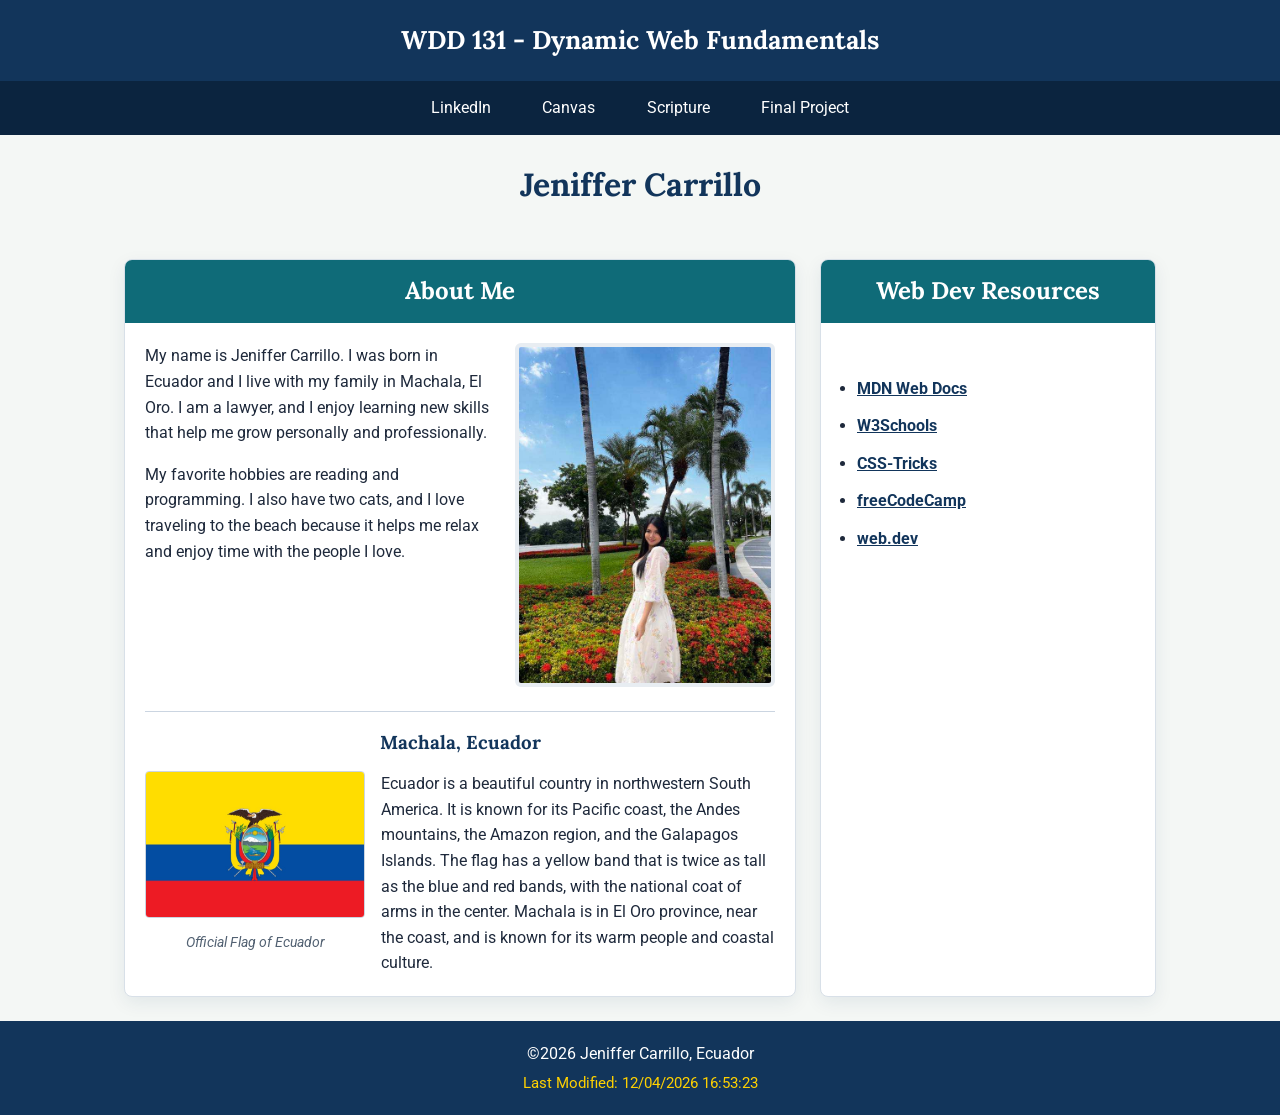
<file: index.html>
<!DOCTYPE html>
<html lang="en">
<head>
  <meta charset="UTF-8">
  <meta name="viewport" content="width=device-width, initial-scale=1.0">
  <meta name="description" content="WDD 131 home page for Jeniffer Carrillo with personal details, Ecuador, Machala, and course links.">
  <meta name="author" content="Jeniffer Carrillo">
  <title>Index</title>
  <link rel="preconnect" href="https://fonts.googleapis.com">
  <link rel="preconnect" href="https://fonts.gstatic.com" crossorigin>
  <link href="https://fonts.googleapis.com/css2?family=Lora:wght@600;700&family=Roboto:wght@400;500;700&display=swap" rel="stylesheet">
  <link rel="stylesheet" href="styles/base.css">
  <script src="scripts/getdates.js" defer></script>
</head>
<body>
  <header>
    <span id="course-title">WDD 131 - Dynamic Web Fundamentals</span>
    <nav>
      <a href="https://www.linkedin.com/in/jeniffer-carrillo-2b04aa3a8/" target="_blank" rel="noopener">LinkedIn</a>
      <a href="https://byupw.instructure.com/" target="_blank" rel="noopener">Canvas</a>
      <a href="https://www.churchofjesuschrist.org/study/scriptures/bofm/alma/26?lang=eng" target="_blank" rel="noopener">Scripture</a>
      <a href="#">Final Project</a>
    </nav>
  </header>

  <main>
    <h1>Jeniffer Carrillo</h1>

    <section class="card about-card">
      <h2>About Me</h2>
      <div class="card-content">
        <div class="about-text">
          <p>
            My name is Jeniffer Carrillo. I was born in Ecuador and I live with
            my family in Machala, El Oro. I am a lawyer, and I enjoy learning
            new skills that help me grow personally and professionally.
          </p>
          <p>
            My favorite hobbies are reading and programming. I also have two
            cats, and I love traveling to the beach because it helps me relax
            and enjoy time with the people I love.
          </p>
        </div>
        <img class="profile-photo" src="images/jeniffer-profile-w01.jpg" alt="Jeniffer Carrillo standing in a garden with palm trees">

        <div class="country">
          <h3>Machala, Ecuador</h3>
          <div class="country-content">
            <figure>
              <img src="images/ecuador-flag.jpg" alt="Flag of Ecuador">
              <figcaption>Official Flag of Ecuador</figcaption>
            </figure>
            <p>
              Ecuador is a beautiful country in northwestern South America. It
              is known for its Pacific coast, the Andes mountains, the Amazon
              region, and the Galapagos Islands. The flag has a yellow band
              that is twice as tall as the blue and red bands, with the national
              coat of arms in the center. Machala is in El Oro province, near
              the coast, and is known for its warm people and coastal culture.
            </p>
          </div>
        </div>
      </div>
    </section>

    <section class="card resources-card">
      <h2>Web Dev Resources</h2>
      <ul>
        <li><a href="https://developer.mozilla.org/" target="_blank" rel="noopener">MDN Web Docs</a></li>
        <li><a href="https://www.w3schools.com/" target="_blank" rel="noopener">W3Schools</a></li>
        <li><a href="https://css-tricks.com/" target="_blank" rel="noopener">CSS-Tricks</a></li>
        <li><a href="https://www.freecodecamp.org/" target="_blank" rel="noopener">freeCodeCamp</a></li>
        <li><a href="https://web.dev/" target="_blank" rel="noopener">web.dev</a></li>
      </ul>
    </section>
  </main>

  <footer>
    <p>&copy;<span id="currentyear"></span> Jeniffer Carrillo, Ecuador</p>
    <p id="lastModified"></p>
  </footer>
</body>
</html>
</file>
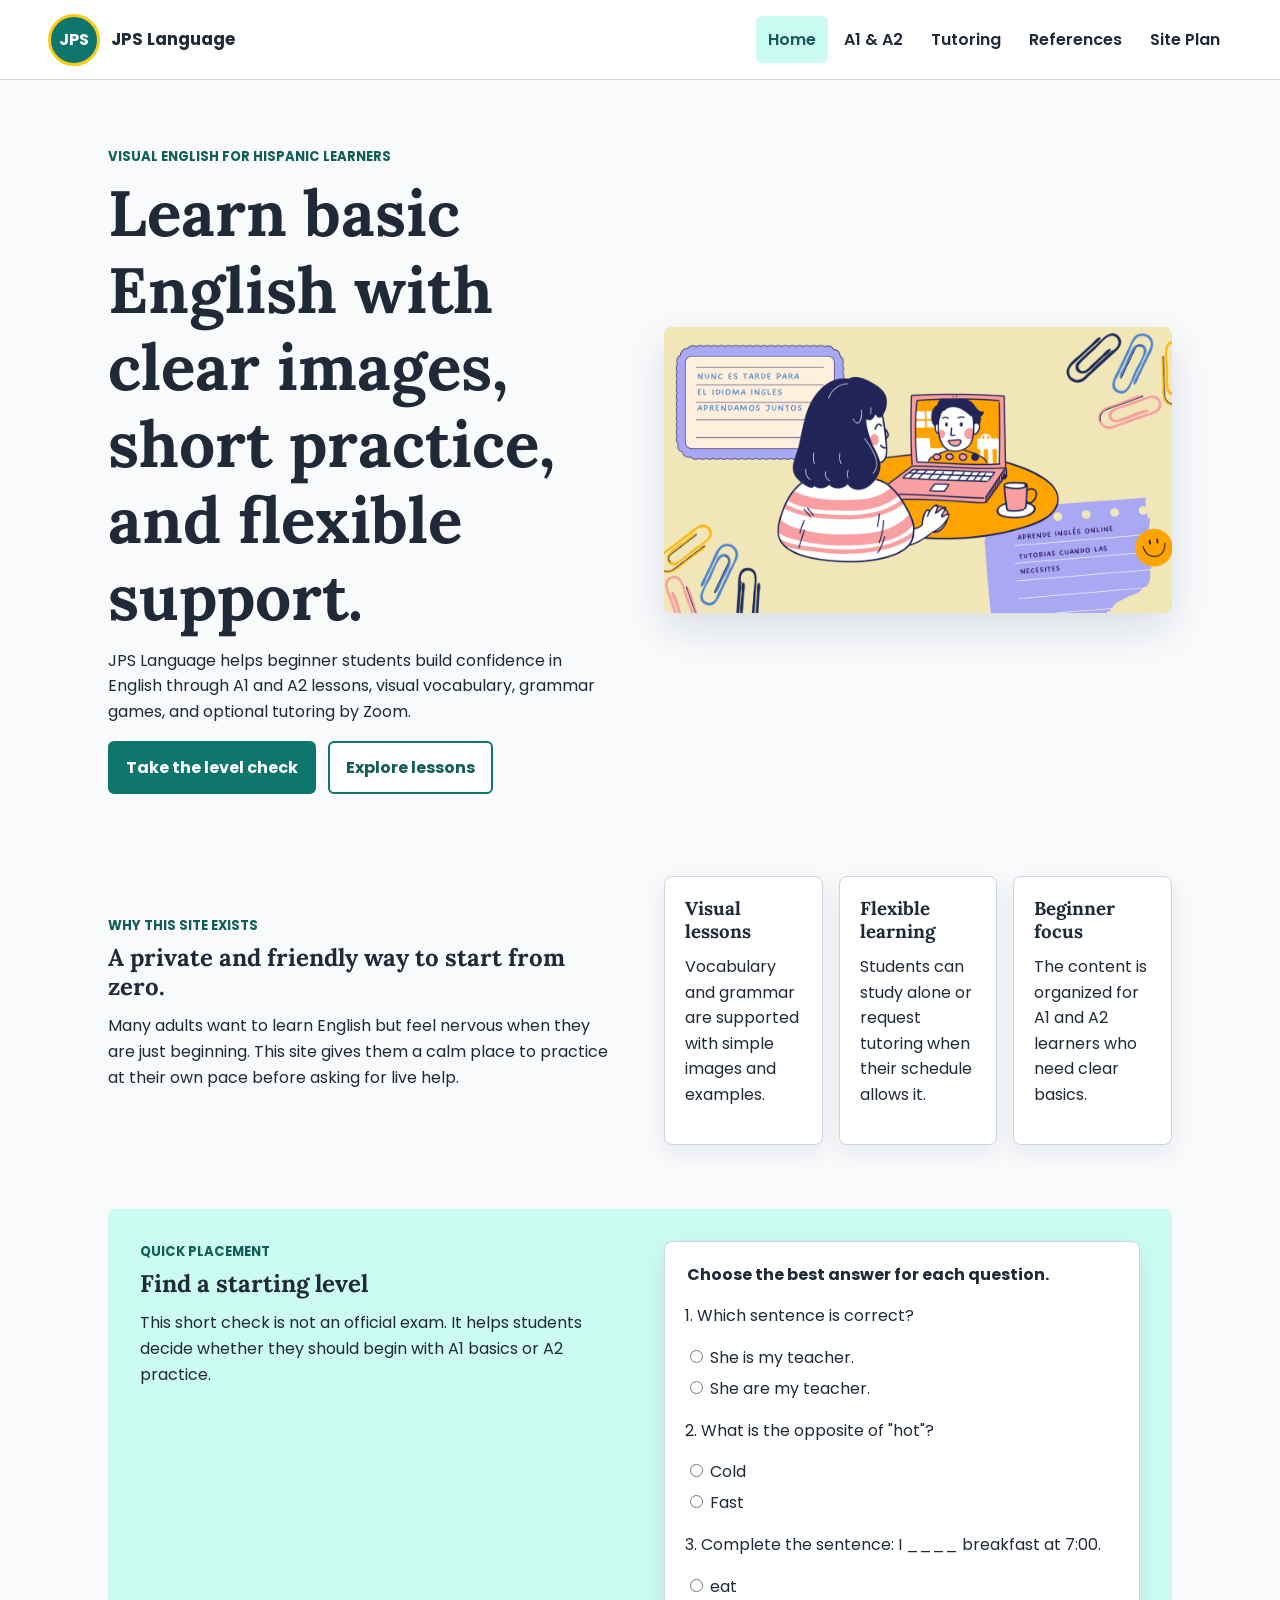
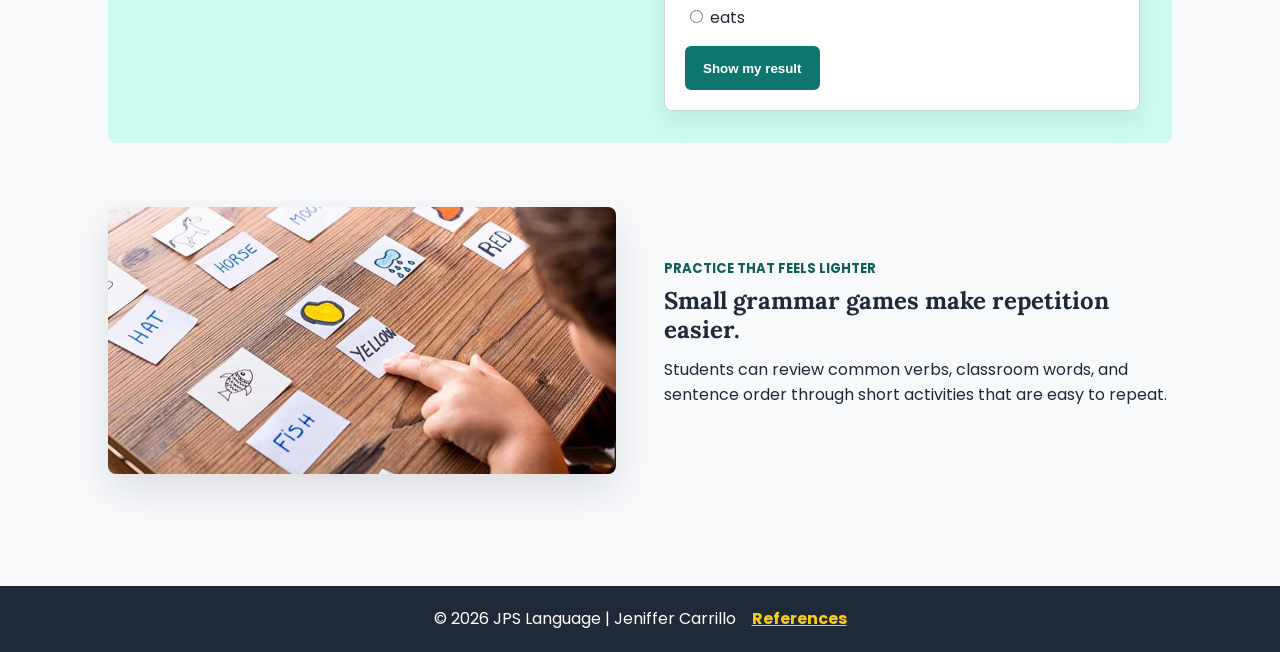
<file: project/index.html>
<!DOCTYPE html>
<html lang="en">
<head>
  <meta charset="UTF-8">
  <meta name="viewport" content="width=device-width, initial-scale=1.0">
  <meta name="description" content="JPS Language helps Hispanic adults learn basic English with visual lessons, A1 and A2 resources, grammar games, and tutoring.">
  <meta name="author" content="Jeniffer Carrillo">
  <title>JPS Language | Visual English Learning</title>
  <link rel="preconnect" href="https://fonts.googleapis.com">
  <link rel="preconnect" href="https://fonts.gstatic.com" crossorigin>
  <link href="https://fonts.googleapis.com/css2?family=Lora:wght@600&amp;family=Poppins:wght@400;600;700&amp;display=swap" rel="stylesheet">
  <link rel="icon" href="images/favicon.png" type="image/png">
  <link rel="stylesheet" href="styles/styles.css">
  <script src="scripts/main.js" defer></script>
</head>
<body>
  <header class="site-header">
    <a class="brand" href="index.html">
      <span class="brand-mark">JPS</span>
      <span class="brand-text">JPS Language</span>
    </a>
    <button class="menu-button" type="button" aria-expanded="false" aria-controls="primary-nav">Menu</button>
    <nav id="primary-nav" class="primary-nav">
      <a class="active" href="index.html">Home</a>
      <a href="levels.html">A1 &amp; A2</a>
      <a href="contact.html">Tutoring</a>
      <a href="references.html">References</a>
      <a href="siteplan.html">Site Plan</a>
    </nav>
  </header>

  <main>
    <section class="hero">
      <div class="hero-content">
        <p class="eyebrow">Visual English for Hispanic learners</p>
        <h1>Learn basic English with clear images, short practice, and flexible support.</h1>
        <p>
          JPS Language helps beginner students build confidence in English
          through A1 and A2 lessons, visual vocabulary, grammar games, and
          optional tutoring by Zoom.
        </p>
        <div class="hero-actions">
          <a class="button primary" href="#level-check">Take the level check</a>
          <a class="button secondary" href="levels.html">Explore lessons</a>
        </div>
      </div>
      <img class="hero-image" src="images/canva-english-home.png" alt="Spanish Canva design showing an online English class with a student, tutor, and study notes" width="1200" height="676">
    </section>

    <section class="section-grid" aria-labelledby="why-heading">
      <div>
        <p class="eyebrow">Why this site exists</p>
        <h2 id="why-heading">A private and friendly way to start from zero.</h2>
        <p>
          Many adults want to learn English but feel nervous when they are just
          beginning. This site gives them a calm place to practice at their own
          pace before asking for live help.
        </p>
      </div>
      <div class="feature-list">
        <article>
          <h3>Visual lessons</h3>
          <p>Vocabulary and grammar are supported with simple images and examples.</p>
        </article>
        <article>
          <h3>Flexible learning</h3>
          <p>Students can study alone or request tutoring when their schedule allows it.</p>
        </article>
        <article>
          <h3>Beginner focus</h3>
          <p>The content is organized for A1 and A2 learners who need clear basics.</p>
        </article>
      </div>
    </section>

    <section id="level-check" class="level-check" aria-labelledby="check-heading">
      <div>
        <p class="eyebrow">Quick placement</p>
        <h2 id="check-heading">Find a starting level</h2>
        <p>
          This short check is not an official exam. It helps students decide
          whether they should begin with A1 basics or A2 practice.
        </p>
      </div>
      <form id="placement-form" class="quiz-card">
        <fieldset>
          <legend>Choose the best answer for each question.</legend>
          <div class="question">
            <p>1. Which sentence is correct?</p>
            <label><input type="radio" name="q1" value="1" required> She is my teacher.</label>
            <label><input type="radio" name="q1" value="0"> She are my teacher.</label>
          </div>
          <div class="question">
            <p>2. What is the opposite of "hot"?</p>
            <label><input type="radio" name="q2" value="1" required> Cold</label>
            <label><input type="radio" name="q2" value="0"> Fast</label>
          </div>
          <div class="question">
            <p>3. Complete the sentence: I ____ breakfast at 7:00.</p>
            <label><input type="radio" name="q3" value="1" required> eat</label>
            <label><input type="radio" name="q3" value="0"> eats</label>
          </div>
          <button class="button primary" type="submit">Show my result</button>
        </fieldset>
      </form>
      <div id="placement-result" class="result-box" aria-live="polite"></div>
    </section>

    <section class="image-band">
      <img src="images/grammar-cards.jpg" alt="English vocabulary cards on a wooden table used for a visual learning game" width="900" height="473" loading="lazy">
      <div>
        <p class="eyebrow">Practice that feels lighter</p>
        <h2>Small grammar games make repetition easier.</h2>
        <p>
          Students can review common verbs, classroom words, and sentence order
          through short activities that are easy to repeat.
        </p>
      </div>
    </section>
  </main>

  <footer class="site-footer">
    <p>&copy; <span id="current-year"></span> JPS Language | Jeniffer Carrillo</p>
    <a href="references.html">References</a>
  </footer>
</body>
</html>
</file>
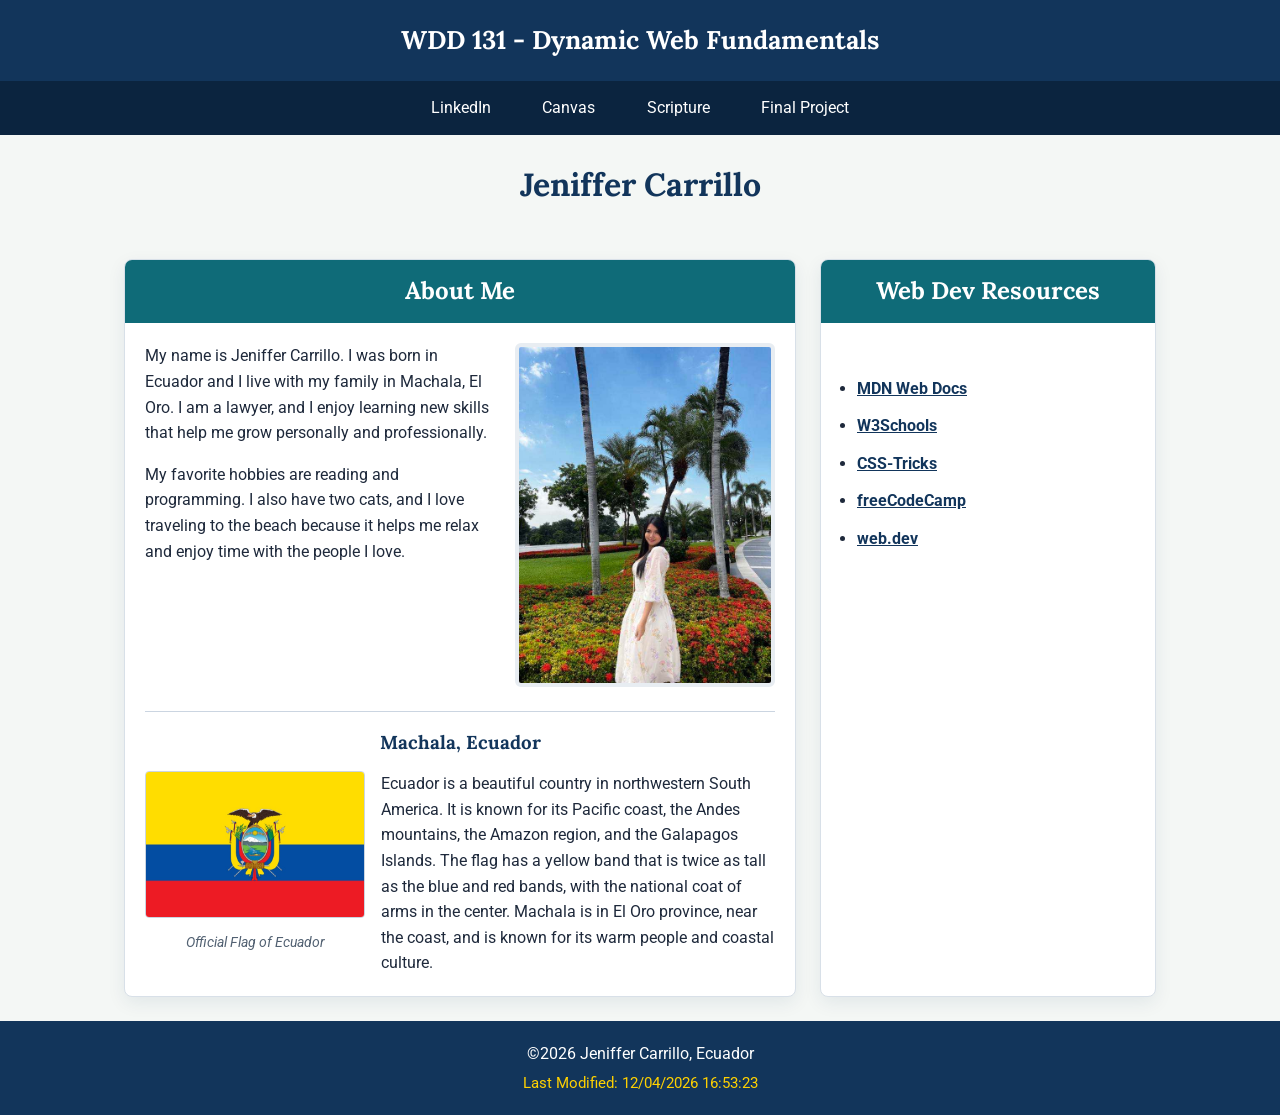
<file: week01/index.html>
<!DOCTYPE html>
<html lang="en">
<head>
  <meta charset="UTF-8">
  <meta name="viewport" content="width=device-width, initial-scale=1.0">
  <meta name="description" content="WDD 131 home page for Jeniffer Carrillo with personal details, Ecuador, Machala, and course links.">
  <meta name="author" content="Jeniffer Carrillo">
  <title>WDD 131 - Dynamic Web Fundamentals - Jeniffer Carrillo</title>
  <link rel="preconnect" href="https://fonts.googleapis.com">
  <link rel="preconnect" href="https://fonts.gstatic.com" crossorigin>
  <link href="https://fonts.googleapis.com/css2?family=Lora:wght@600;700&family=Roboto:wght@400;500;700&display=swap" rel="stylesheet">
  <link rel="stylesheet" href="styles/base.css">
  <script src="scripts/getdates.js" defer></script>
</head>
<body>
  <header>
    <span id="course-title">WDD 131 - Dynamic Web Fundamentals</span>
    <nav>
      <a href="https://www.linkedin.com/in/jeniffer-carrillo-2b04aa3a8/" target="_blank" rel="noopener">LinkedIn</a>
      <a href="https://byupw.instructure.com/" target="_blank" rel="noopener">Canvas</a>
      <a href="https://www.churchofjesuschrist.org/study/scriptures/bofm/alma/26?lang=eng" target="_blank" rel="noopener">Scripture</a>
      <a href="#">Final Project</a>
    </nav>
  </header>

  <main>
    <h1>Jeniffer Carrillo</h1>

    <section class="card about-card">
      <h2>About Me</h2>
      <div class="card-content">
        <div class="about-text">
          <p>
            My name is Jeniffer Carrillo. I was born in Ecuador and I live with
            my family in Machala, El Oro. I am a lawyer, and I enjoy learning
            new skills that help me grow personally and professionally.
          </p>
          <p>
            My favorite hobbies are reading and programming. I also have two
            cats, and I love traveling to the beach because it helps me relax
            and enjoy time with the people I love.
          </p>
        </div>
        <img class="profile-photo" src="images/jeniffer-profile-w01.jpg" alt="Jeniffer Carrillo standing in a garden with palm trees">

        <div class="country">
          <h3>Machala, Ecuador</h3>
          <div class="country-content">
            <figure>
              <img src="images/ecuador-flag.jpg" alt="Flag of Ecuador">
              <figcaption>Official Flag of Ecuador</figcaption>
            </figure>
            <p>
              Ecuador is a beautiful country in northwestern South America. It
              is known for its Pacific coast, the Andes mountains, the Amazon
              region, and the Galapagos Islands. The flag has a yellow band
              that is twice as tall as the blue and red bands, with the national
              coat of arms in the center. Machala is in El Oro province, near
              the coast, and is known for its warm people and coastal culture.
            </p>
          </div>
        </div>
      </div>
    </section>

    <section class="card resources-card">
      <h2>Web Dev Resources</h2>
      <ul>
        <li><a href="https://developer.mozilla.org/" target="_blank" rel="noopener">MDN Web Docs</a></li>
        <li><a href="https://www.w3schools.com/" target="_blank" rel="noopener">W3Schools</a></li>
        <li><a href="https://css-tricks.com/" target="_blank" rel="noopener">CSS-Tricks</a></li>
        <li><a href="https://www.freecodecamp.org/" target="_blank" rel="noopener">freeCodeCamp</a></li>
        <li><a href="https://web.dev/" target="_blank" rel="noopener">web.dev</a></li>
      </ul>
    </section>
  </main>

  <footer>
    <p>&copy;<span id="currentyear"></span> Jeniffer Carrillo, Ecuador</p>
    <p id="lastModified"></p>
  </footer>
</body>
</html>
</file>
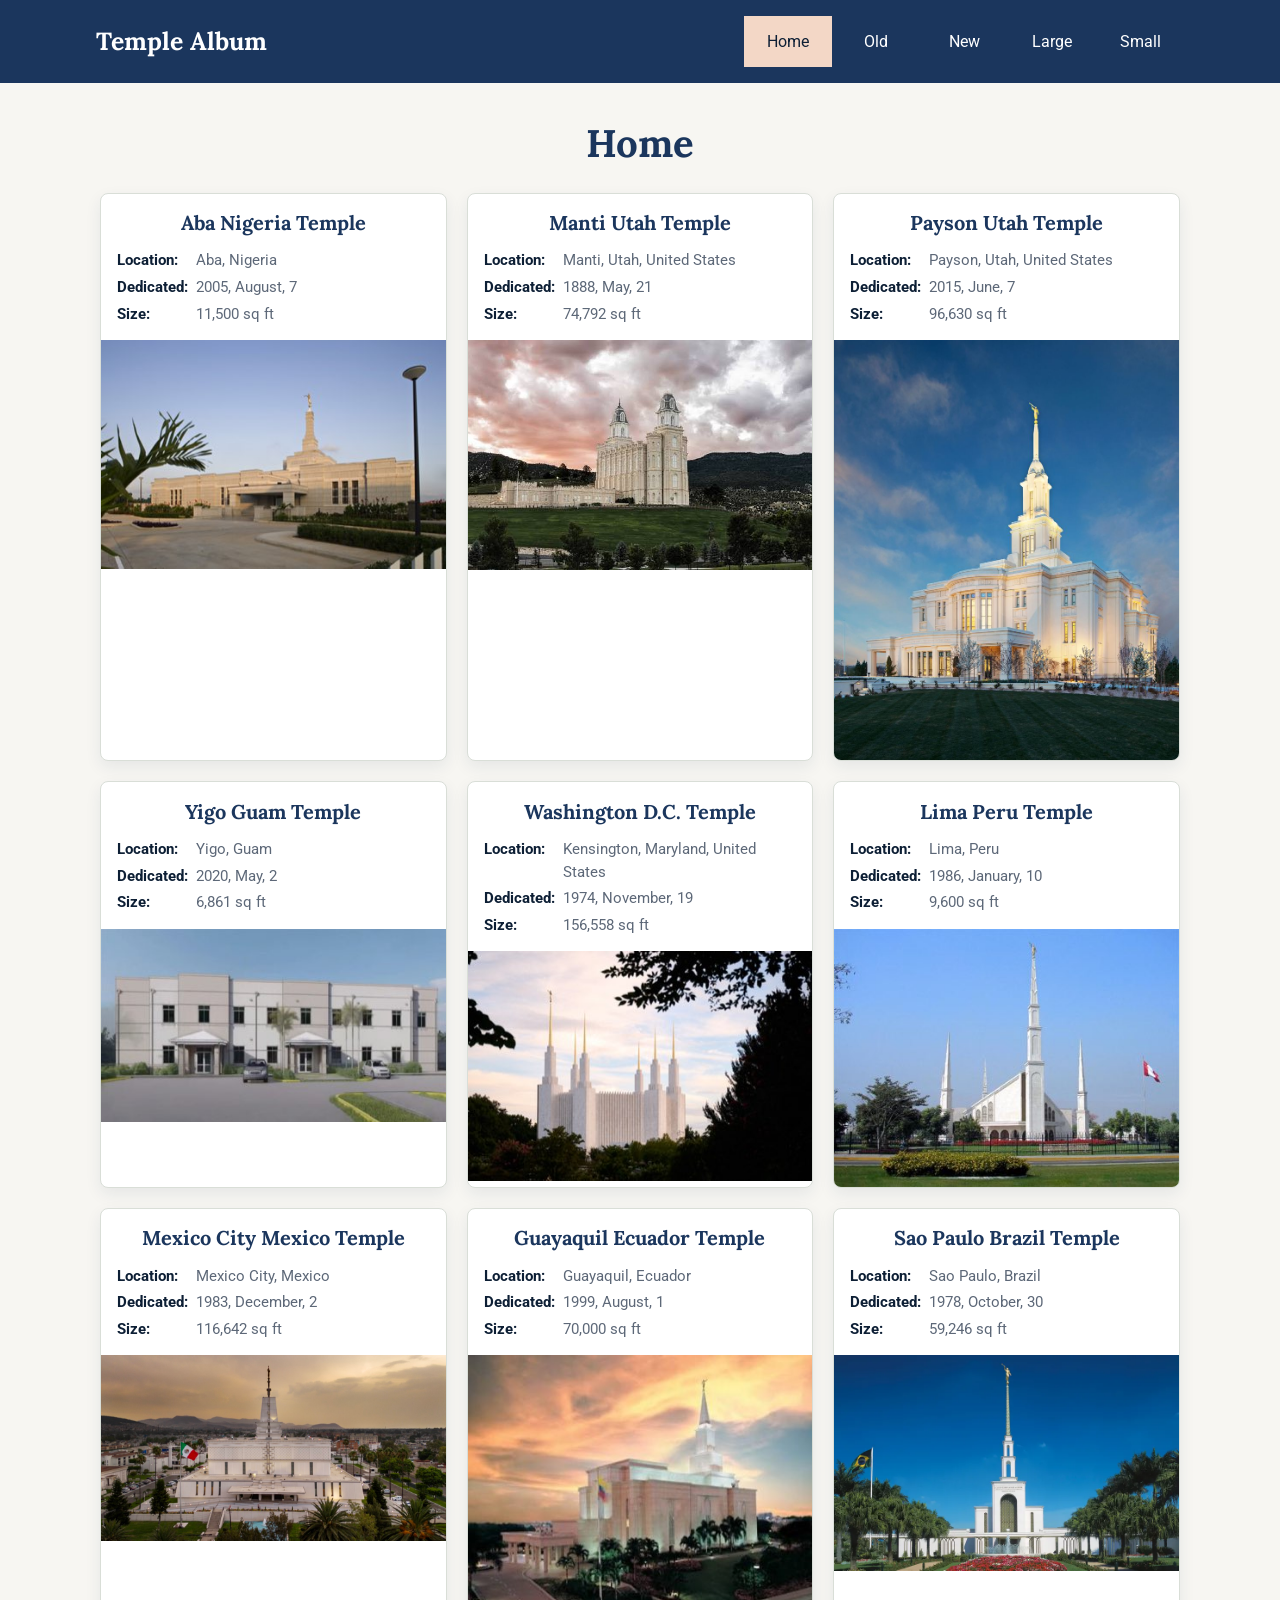
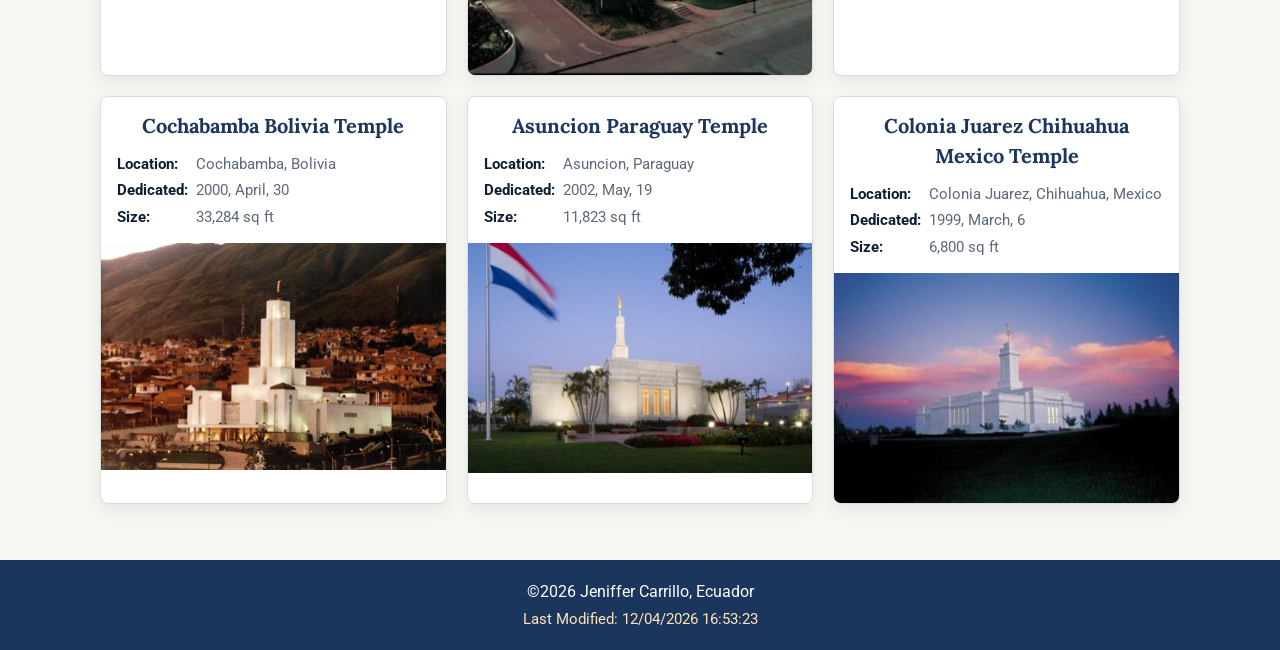
<file: filtered-temples.html>
<!DOCTYPE html>
<html lang="en">
<head>
  <meta charset="UTF-8">
  <meta name="viewport" content="width=device-width, initial-scale=1.0">
  <meta name="description" content="Filtered temple album page for WDD 131 with temple cards generated by JavaScript.">
  <meta name="author" content="Jeniffer Carrillo">
  <title>Filtered Temple Album | WDD 131</title>
  <link rel="preconnect" href="https://fonts.googleapis.com">
  <link rel="preconnect" href="https://fonts.gstatic.com" crossorigin>
  <link href="https://fonts.googleapis.com/css2?family=Lora:wght@600;700&family=Roboto:wght@400;500;700&display=swap" rel="stylesheet">
  <link rel="stylesheet" href="styles/filtered-temples.css">
  <link rel="stylesheet" href="styles/filtered-temples-large.css">
  <script src="scripts/filtered-temples.js?v=20260727" defer></script>
</head>
<body>
  <header>
    <div class="header-content">
      <span class="site-title">Temple Album</span>
      <button id="menu" type="button" aria-label="Open navigation menu" aria-expanded="false"></button>
      <nav id="primary-nav">
        <a href="#" data-filter="home">Home</a>
        <a href="#" data-filter="old">Old</a>
        <a href="#" data-filter="new">New</a>
        <a href="#" data-filter="large">Large</a>
        <a href="#" data-filter="small">Small</a>
      </nav>
    </div>
  </header>

  <main>
    <h1 id="album-title">Home</h1>
    <div class="temple-grid" id="temple-cards"></div>
  </main>

  <footer>
    <p>&copy;<span id="currentyear"></span> Jeniffer Carrillo, Ecuador</p>
    <p id="lastModified"></p>
  </footer>
</body>
</html>
</file>
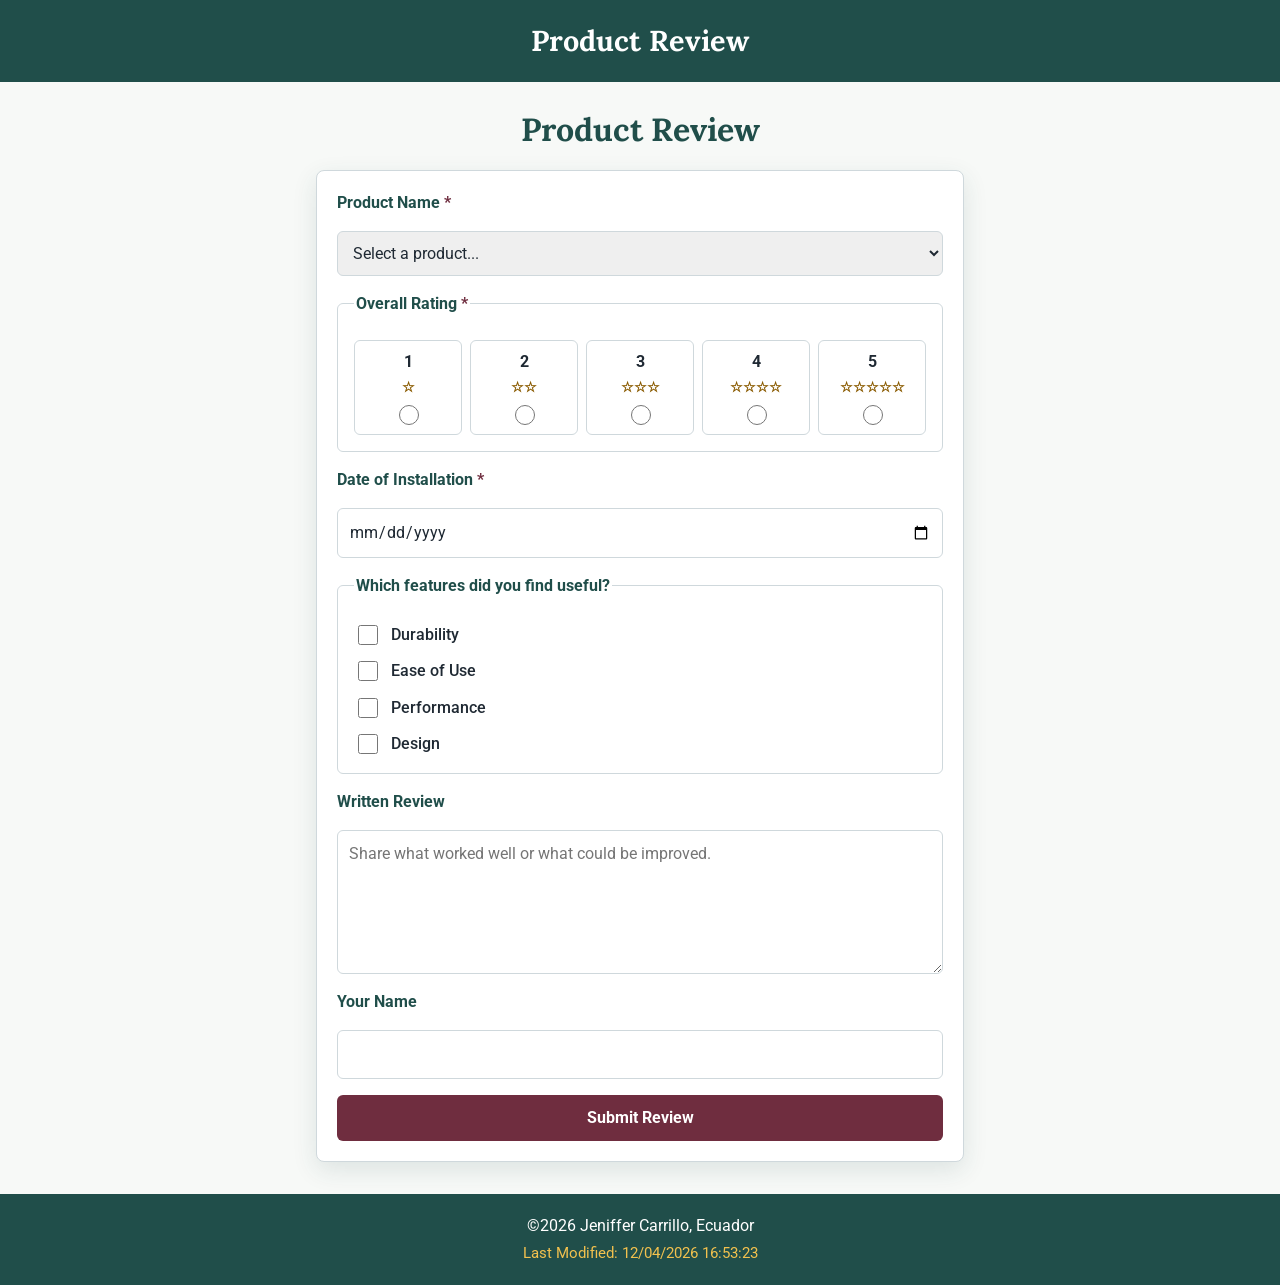
<file: form.html>
<!DOCTYPE html>
<html lang="en">
<head>
  <meta charset="UTF-8">
  <meta name="viewport" content="width=device-width, initial-scale=1.0">
  <meta name="description" content="Product review form for WDD 131 with dynamic product options and accessible fields.">
  <meta name="author" content="Jeniffer Carrillo">
  <title>Product Review | WDD 131</title>
  <link rel="preconnect" href="https://fonts.googleapis.com">
  <link rel="preconnect" href="https://fonts.gstatic.com" crossorigin>
  <link href="https://fonts.googleapis.com/css2?family=Lora:wght@600;700&family=Roboto:wght@400;500;700&display=swap" rel="stylesheet">
  <link rel="stylesheet" href="styles/form.css">
  <script src="scripts/form.js" defer></script>
</head>
<body>
  <header>
    <span class="site-title">Product Review</span>
  </header>

  <main>
    <h1>Product Review</h1>

    <form method="get" action="review.html">
      <label for="product">Product Name <span class="required">*</span></label>
      <select id="product" name="product" required>
        <option value="" disabled selected>Select a product...</option>
      </select>

      <fieldset>
        <legend>Overall Rating <span class="required">*</span></legend>
        <div class="rating-options">
          <label for="rating1">
            <span>1</span>
            <span aria-hidden="true">☆</span>
            <input type="radio" id="rating1" name="rating" value="1" required>
          </label>
          <label for="rating2">
            <span>2</span>
            <span aria-hidden="true">☆☆</span>
            <input type="radio" id="rating2" name="rating" value="2" required>
          </label>
          <label for="rating3">
            <span>3</span>
            <span aria-hidden="true">☆☆☆</span>
            <input type="radio" id="rating3" name="rating" value="3" required>
          </label>
          <label for="rating4">
            <span>4</span>
            <span aria-hidden="true">☆☆☆☆</span>
            <input type="radio" id="rating4" name="rating" value="4" required>
          </label>
          <label for="rating5">
            <span>5</span>
            <span aria-hidden="true">☆☆☆☆☆</span>
            <input type="radio" id="rating5" name="rating" value="5" required>
          </label>
        </div>
      </fieldset>

      <label for="install-date">Date of Installation <span class="required">*</span></label>
      <input type="date" id="install-date" name="install-date" required>

      <fieldset>
        <legend>Which features did you find useful?</legend>
        <div class="checkbox-group">
          <label for="durability">
            <input type="checkbox" id="durability" name="features" value="durability">
            Durability
          </label>
          <label for="ease-of-use">
            <input type="checkbox" id="ease-of-use" name="features" value="ease-of-use">
            Ease of Use
          </label>
          <label for="performance">
            <input type="checkbox" id="performance" name="features" value="performance">
            Performance
          </label>
          <label for="design">
            <input type="checkbox" id="design" name="features" value="design">
            Design
          </label>
        </div>
      </fieldset>

      <label for="review">Written Review</label>
      <textarea id="review" name="review" rows="5" placeholder="Share what worked well or what could be improved."></textarea>

      <label for="username">Your Name</label>
      <input type="text" id="username" name="username" autocomplete="name">

      <input type="submit" value="Submit Review">
    </form>
  </main>

  <footer>
    <p>&copy;<span id="currentyear"></span> Jeniffer Carrillo, Ecuador</p>
    <p id="lastModified"></p>
  </footer>
</body>
</html>
</file>
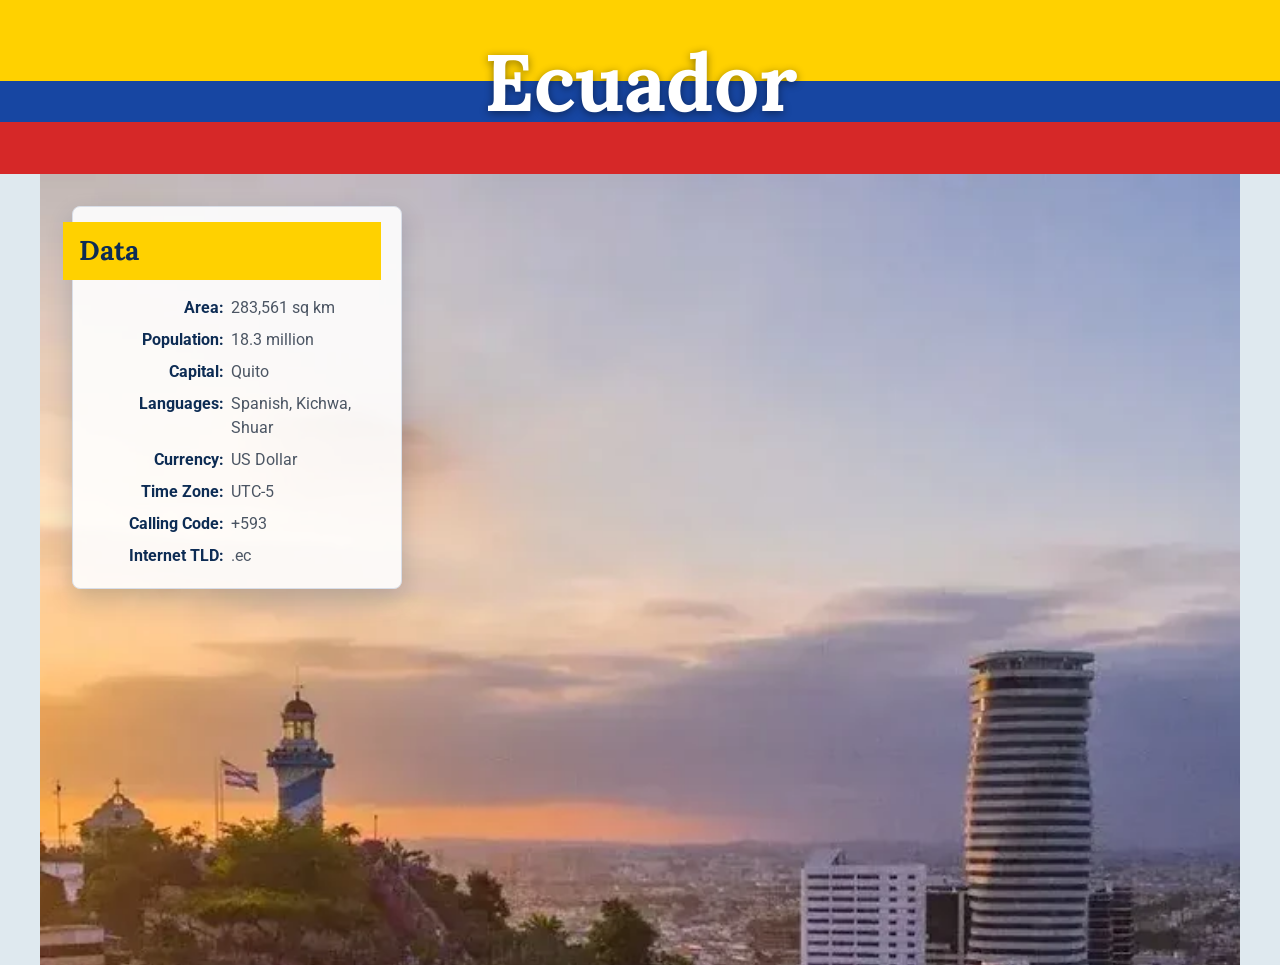
<file: place.html>
<!DOCTYPE html>
<html lang="en">
<head>
  <meta charset="UTF-8">
  <meta name="viewport" content="width=device-width, initial-scale=1.0">
  <meta name="description" content="WDD 131 place page about Ecuador with responsive images, weather, and wind chill.">
  <meta name="author" content="Jeniffer Carrillo">
  <title>Guayaquil Place</title>
  <link rel="preconnect" href="https://fonts.googleapis.com">
  <link rel="preconnect" href="https://fonts.gstatic.com" crossorigin>
  <link href="https://fonts.googleapis.com/css2?family=Lora:wght@600;700&family=Roboto:wght@400;500;700&display=swap" rel="stylesheet">
  <link rel="stylesheet" href="styles/place.css">
  <script src="scripts/place.js" defer></script>
</head>
<body>
  <header>
    <h1>Ecuador</h1>
  </header>

  <main>
    <picture class="hero">
      <source srcset="images/place/ecuador-large.webp" media="(min-width: 700px)">
      <img src="images/place/ecuador-small.webp" alt="Sunset view of Guayaquil, Ecuador with city buildings, Santa Ana Hill, and the Guayas River" width="700" height="875">
    </picture>

    <section class="card data-card" aria-labelledby="data-heading">
      <h2 id="data-heading">Data</h2>
      <dl>
        <div>
          <dt>Area:</dt>
          <dd>283,561 sq km</dd>
        </div>
        <div>
          <dt>Population:</dt>
          <dd>18.3 million</dd>
        </div>
        <div>
          <dt>Capital:</dt>
          <dd>Quito</dd>
        </div>
        <div>
          <dt>Languages:</dt>
          <dd>Spanish, Kichwa, Shuar</dd>
        </div>
        <div>
          <dt>Currency:</dt>
          <dd>US Dollar</dd>
        </div>
        <div>
          <dt>Time Zone:</dt>
          <dd>UTC-5</dd>
        </div>
        <div>
          <dt>Calling Code:</dt>
          <dd>+593</dd>
        </div>
        <div>
          <dt>Internet TLD:</dt>
          <dd>.ec</dd>
        </div>
      </dl>
    </section>

    <section class="card weather-card" aria-labelledby="weather-heading">
      <h2 id="weather-heading">Weather</h2>
      <img class="weather-icon" src="images/place/weather.svg" alt="Partly cloudy weather icon" width="64" height="64">
      <dl>
        <div>
          <dt>Temperature:</dt>
          <dd><span id="temperature">8</span> °C</dd>
        </div>
        <div>
          <dt>Conditions:</dt>
          <dd>Partly Cloudy</dd>
        </div>
        <div>
          <dt>Wind:</dt>
          <dd><span id="wind-speed">12</span> km/h</dd>
        </div>
        <div>
          <dt>Wind Chill:</dt>
          <dd><span id="wind-chill"></span></dd>
        </div>
      </dl>
    </section>
  </main>

  <footer>
    <p>&copy;<span id="currentyear"></span> Jeniffer Carrillo, Ecuador</p>
    <p id="lastModified"></p>
  </footer>
</body>
</html>
</file>
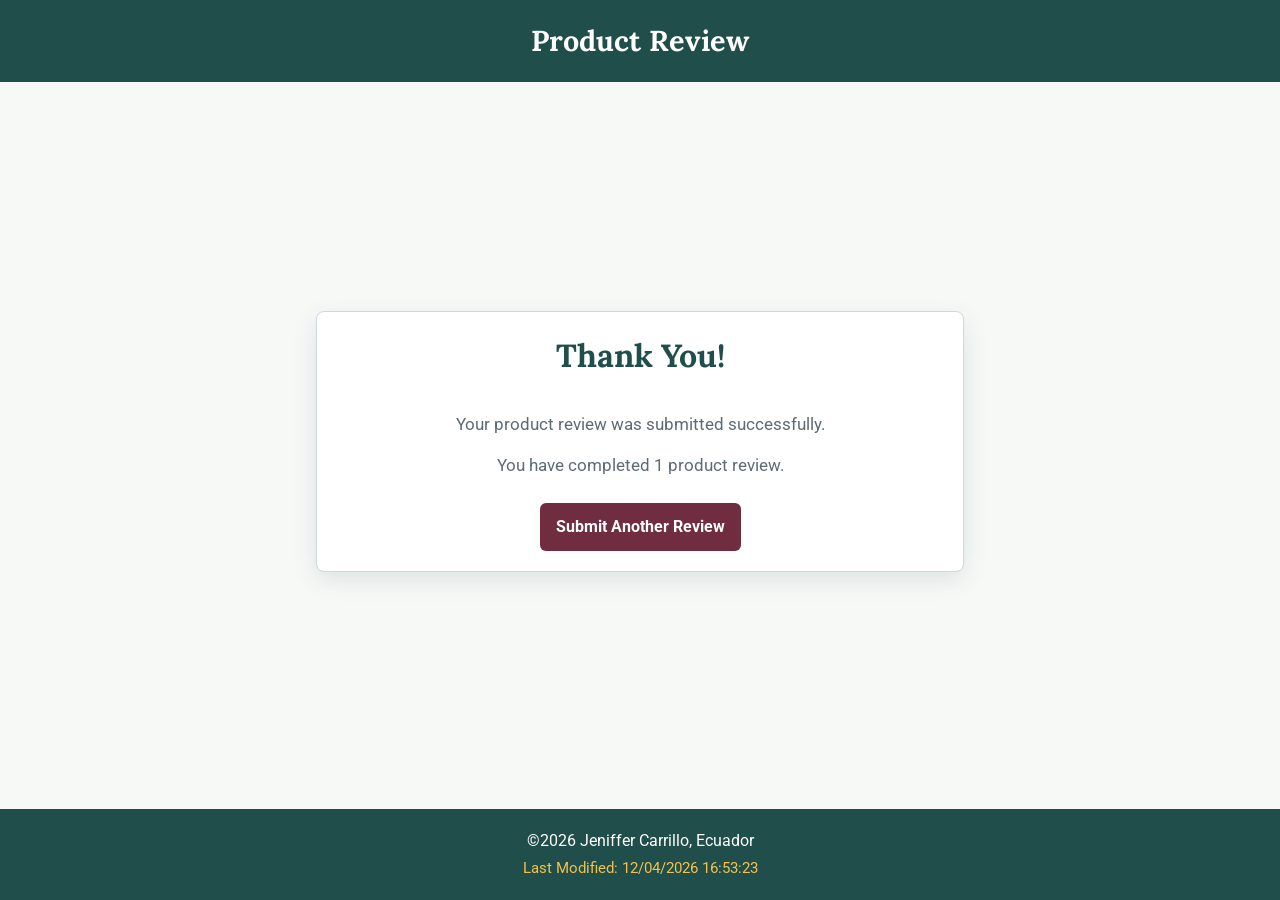
<file: review.html>
<!DOCTYPE html>
<html lang="en">
<head>
  <meta charset="UTF-8">
  <meta name="viewport" content="width=device-width, initial-scale=1.0">
  <meta name="description" content="Product review confirmation page with a completed review counter.">
  <meta name="author" content="Jeniffer Carrillo">
  <title>Review Confirmation | WDD 131</title>
  <link rel="preconnect" href="https://fonts.googleapis.com">
  <link rel="preconnect" href="https://fonts.gstatic.com" crossorigin>
  <link href="https://fonts.googleapis.com/css2?family=Lora:wght@600;700&family=Roboto:wght@400;500;700&display=swap" rel="stylesheet">
  <link rel="stylesheet" href="styles/form.css">
  <script src="scripts/form.js" defer></script>
</head>
<body>
  <header>
    <span class="site-title">Product Review</span>
  </header>

  <main class="confirmation">
    <section class="message-panel">
      <h1>Thank You!</h1>
      <p>Your product review was submitted successfully.</p>
      <p>You have completed <span id="review-count">0</span> product review<span id="review-plural">s</span>.</p>
      <a class="button-link" href="form.html">Submit Another Review</a>
    </section>
  </main>

  <footer>
    <p>&copy;<span id="currentyear"></span> Jeniffer Carrillo, Ecuador</p>
    <p id="lastModified"></p>
  </footer>
</body>
</html>
</file>
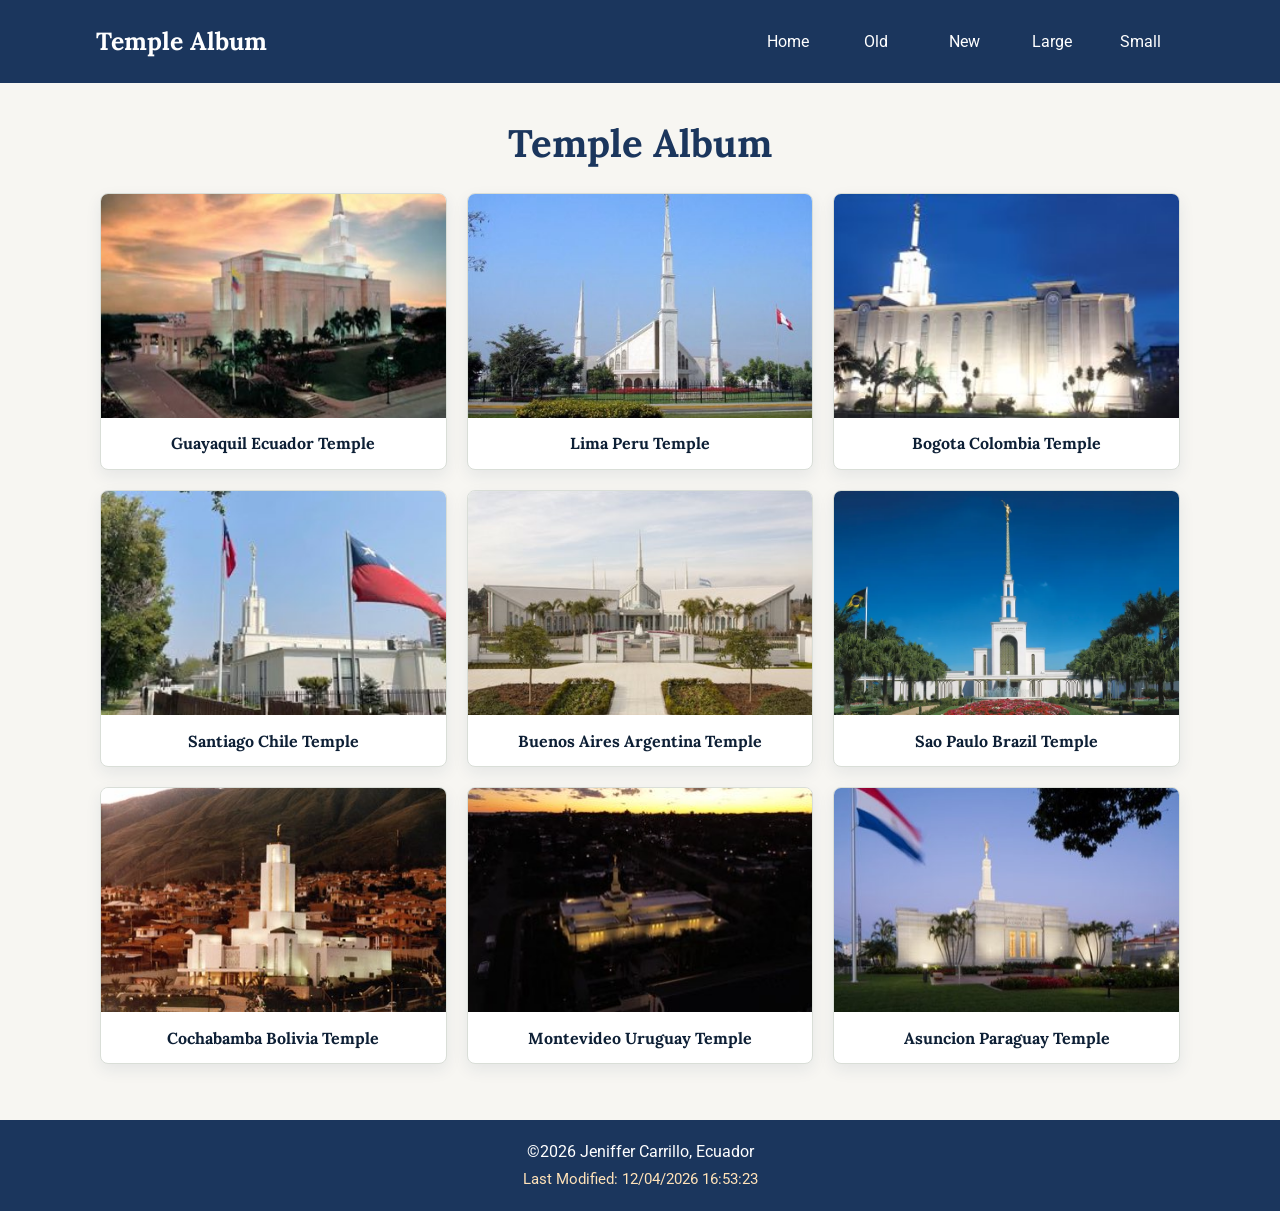
<file: temples.html>
<!DOCTYPE html>
<html lang="en">
<head>
  <meta charset="UTF-8">
  <meta name="viewport" content="width=device-width, initial-scale=1.0">
  <meta name="description" content="Temple album page for WDD 131 with a responsive gallery and navigation menu.">
  <meta name="author" content="Jeniffer Carrillo">
  <title>Temple Album | WDD 131</title>
  <link rel="preconnect" href="https://fonts.googleapis.com">
  <link rel="preconnect" href="https://fonts.gstatic.com" crossorigin>
  <link href="https://fonts.googleapis.com/css2?family=Lora:wght@600;700&family=Roboto:wght@400;500;700&display=swap" rel="stylesheet">
  <link rel="stylesheet" href="styles/temples.css">
  <link rel="stylesheet" href="styles/temples-large.css">
  <script src="scripts/temples.js" defer></script>
</head>
<body>
  <header>
    <div class="header-content">
      <span class="site-title">Temple Album</span>
      <button id="menu" type="button" aria-label="Open navigation menu" aria-expanded="false"></button>
      <nav id="primary-nav">
        <a href="#">Home</a>
        <a href="#">Old</a>
        <a href="#">New</a>
        <a href="#">Large</a>
        <a href="#">Small</a>
      </nav>
    </div>
  </header>

  <main>
    <h1>Temple Album</h1>
    <div class="temple-grid">
      <figure>
        <img src="images/temples/guayaquil-temple.jpg" alt="Front exterior of the Guayaquil Ecuador Temple at sunset" width="400" height="260" loading="lazy">
        <figcaption>Guayaquil Ecuador Temple</figcaption>
      </figure>
      <figure>
        <img src="images/temples/lima-temple.jpg" alt="Front exterior of the Lima Peru Temple with gardens and flag" width="400" height="260" loading="lazy">
        <figcaption>Lima Peru Temple</figcaption>
      </figure>
      <figure>
        <img src="images/temples/bogota-temple.jpg" alt="Illuminated front exterior of the Bogota Colombia Temple" width="400" height="260" loading="lazy">
        <figcaption>Bogota Colombia Temple</figcaption>
      </figure>
      <figure>
        <img src="images/temples/santiago-temple.jpg" alt="Front exterior of the Santiago Chile Temple with flags" width="400" height="260" loading="lazy">
        <figcaption>Santiago Chile Temple</figcaption>
      </figure>
      <figure>
        <img src="images/temples/baires-temple.jpg" alt="Front exterior of the Buenos Aires Argentina Temple with gardens" width="400" height="260" loading="lazy">
        <figcaption>Buenos Aires Argentina Temple</figcaption>
      </figure>
      <figure>
        <img src="images/temples/saopaulo-temple.webp" alt="Front exterior of the Sao Paulo Brazil Temple with flag and gardens" width="400" height="260" loading="lazy">
        <figcaption>Sao Paulo Brazil Temple</figcaption>
      </figure>
      <figure>
        <img src="images/temples/cochabamba-temple.jpg" alt="Front exterior of the Cochabamba Bolivia Temple with mountains" width="400" height="260" loading="lazy">
        <figcaption>Cochabamba Bolivia Temple</figcaption>
      </figure>
      <figure>
        <img src="images/temples/montevideo-temple.jpg" alt="Exterior view of the Montevideo Uruguay Temple from above" width="400" height="260" loading="lazy">
        <figcaption>Montevideo Uruguay Temple</figcaption>
      </figure>
      <figure>
        <img src="images/temples/asuncion-temple.jpg" alt="Front exterior of the Asuncion Paraguay Temple with gardens" width="400" height="260" loading="lazy">
        <figcaption>Asuncion Paraguay Temple</figcaption>
      </figure>
    </div>
  </main>

  <footer>
    <p>&copy;<span id="currentyear"></span> Jeniffer Carrillo, Ecuador</p>
    <p id="lastModified"></p>
  </footer>
</body>
</html>
</file>
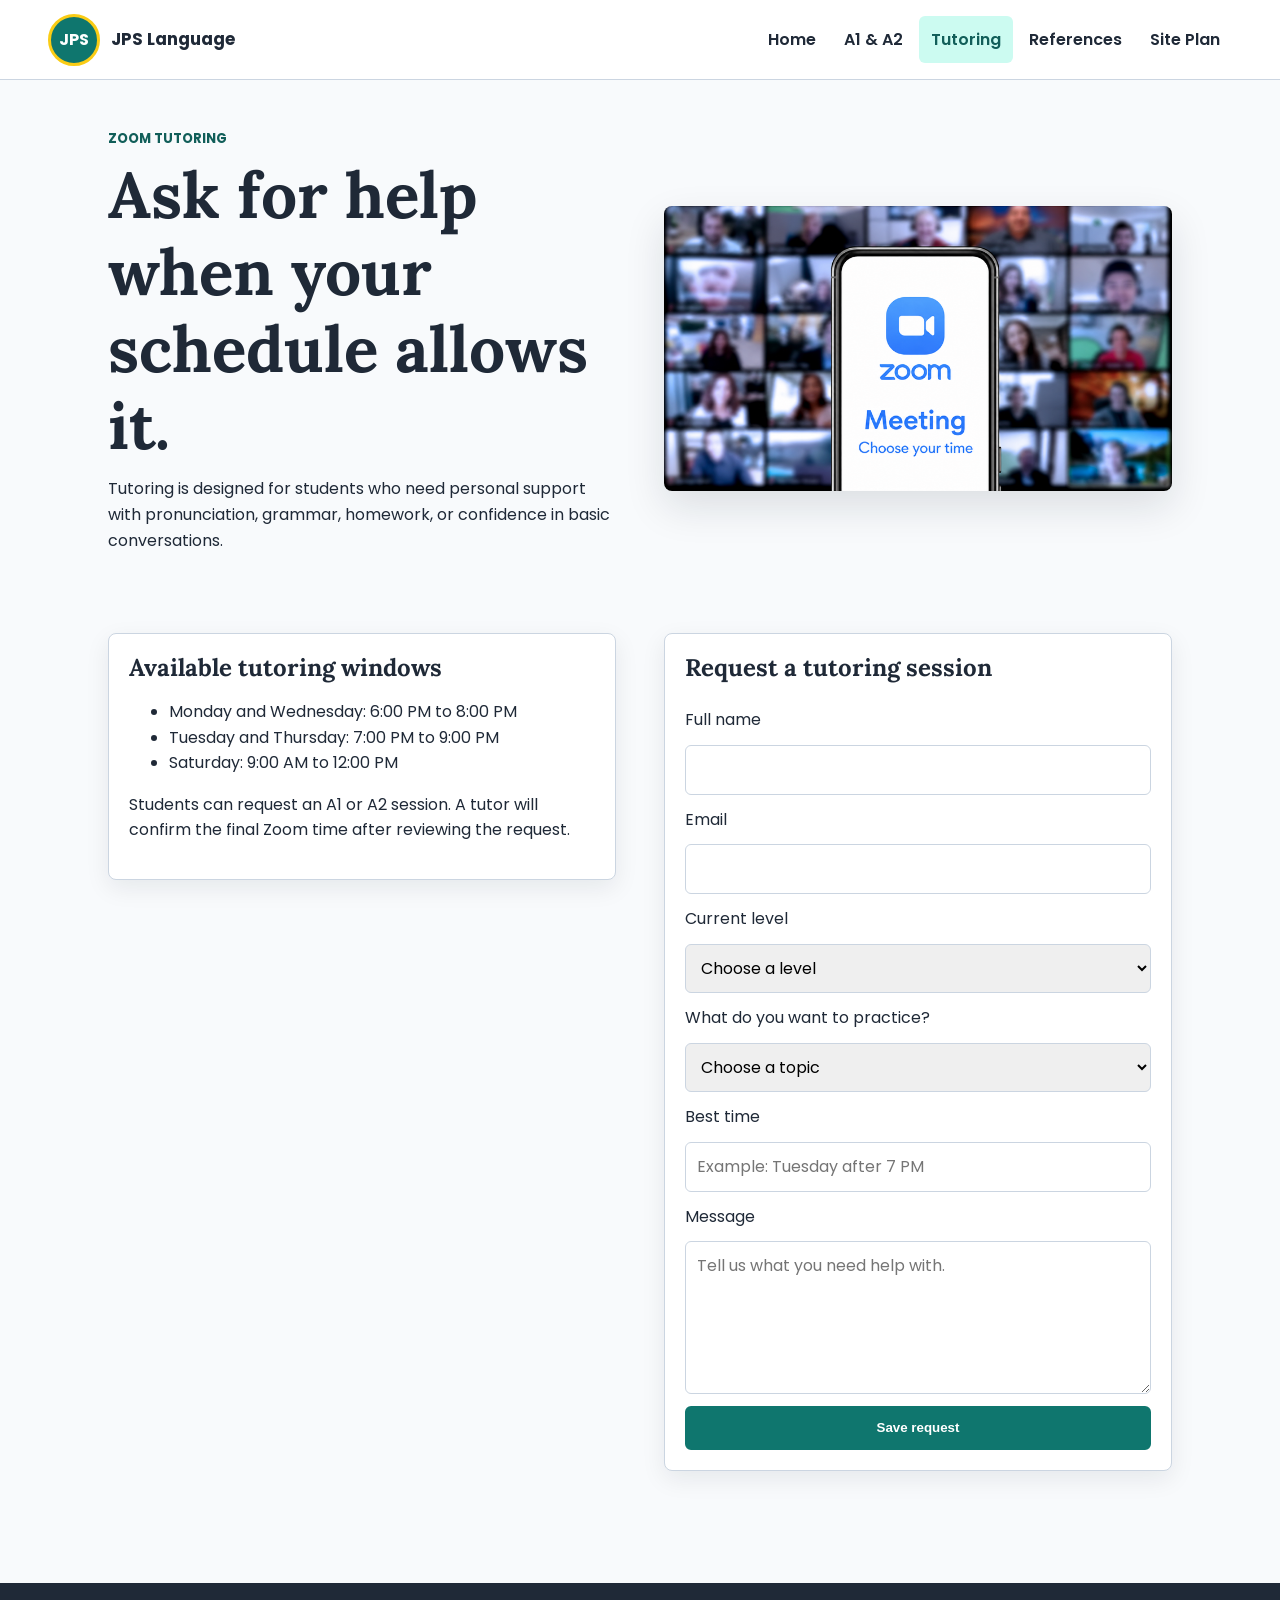
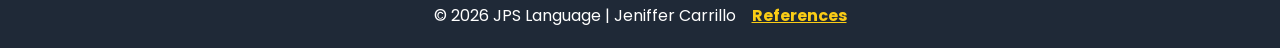
<file: project/contact.html>
<!DOCTYPE html>
<html lang="en">
<head>
  <meta charset="UTF-8">
  <meta name="viewport" content="width=device-width, initial-scale=1.0">
  <meta name="description" content="Request a JPS Language tutoring session by Zoom and choose the English support you need.">
  <meta name="author" content="Jeniffer Carrillo">
  <title>Tutoring | JPS Language</title>
  <link rel="preconnect" href="https://fonts.googleapis.com">
  <link rel="preconnect" href="https://fonts.gstatic.com" crossorigin>
  <link href="https://fonts.googleapis.com/css2?family=Lora:wght@600&amp;family=Poppins:wght@400;600;700&amp;display=swap" rel="stylesheet">
  <link rel="icon" href="images/favicon.png" type="image/png">
  <link rel="stylesheet" href="styles/styles.css">
  <script src="scripts/main.js" defer></script>
</head>
<body>
  <header class="site-header">
    <a class="brand" href="index.html">
      <span class="brand-mark">JPS</span>
      <span class="brand-text">JPS Language</span>
    </a>
    <button class="menu-button" type="button" aria-expanded="false" aria-controls="primary-nav">Menu</button>
    <nav id="primary-nav" class="primary-nav">
      <a href="index.html">Home</a>
      <a href="levels.html">A1 &amp; A2</a>
      <a class="active" href="contact.html">Tutoring</a>
      <a href="references.html">References</a>
      <a href="siteplan.html">Site Plan</a>
    </nav>
  </header>

  <main>
    <section class="contact-hero">
      <div>
        <p class="eyebrow">Zoom tutoring</p>
        <h1>Ask for help when your schedule allows it.</h1>
        <p>
          Tutoring is designed for students who need personal support with
          pronunciation, grammar, homework, or confidence in basic conversations.
        </p>
      </div>
      <img src="images/zoom-meeting.png" alt="Phone screen showing a Zoom meeting invitation with video call participants in the background" width="900" height="500" loading="lazy">
    </section>

    <section class="contact-grid">
      <div class="schedule-card">
        <h2>Available tutoring windows</h2>
        <ul>
          <li>Monday and Wednesday: 6:00 PM to 8:00 PM</li>
          <li>Tuesday and Thursday: 7:00 PM to 9:00 PM</li>
          <li>Saturday: 9:00 AM to 12:00 PM</li>
        </ul>
        <p>
          Students can request an A1 or A2 session. A tutor will confirm the
          final Zoom time after reviewing the request.
        </p>
        <div id="saved-request" class="saved-request" aria-live="polite"></div>
      </div>

      <form id="tutoring-form" class="contact-form">
        <h2>Request a tutoring session</h2>
        <label for="full-name">Full name</label>
        <input id="full-name" name="full-name" type="text" autocomplete="name" required>

        <label for="email">Email</label>
        <input id="email" name="email" type="email" autocomplete="email" required>

        <label for="level">Current level</label>
        <select id="level" name="level" required>
          <option value="">Choose a level</option>
          <option value="A1">A1 beginner</option>
          <option value="A2">A2 elementary</option>
          <option value="Not sure">I am not sure</option>
        </select>

        <label for="topic">What do you want to practice?</label>
        <select id="topic" name="topic" required>
          <option value="">Choose a topic</option>
          <option value="Pronunciation">Pronunciation</option>
          <option value="Grammar">Grammar</option>
          <option value="Conversation">Conversation</option>
          <option value="Homework help">Homework help</option>
        </select>

        <label for="time">Best time</label>
        <input id="time" name="time" type="text" placeholder="Example: Tuesday after 7 PM" required>

        <label for="message">Message</label>
        <textarea id="message" name="message" rows="5" placeholder="Tell us what you need help with."></textarea>

        <button class="button primary" type="submit">Save request</button>
      </form>
    </section>
  </main>

  <footer class="site-footer">
    <p>&copy; <span id="current-year"></span> JPS Language | Jeniffer Carrillo</p>
    <a href="references.html">References</a>
  </footer>
</body>
</html>
</file>
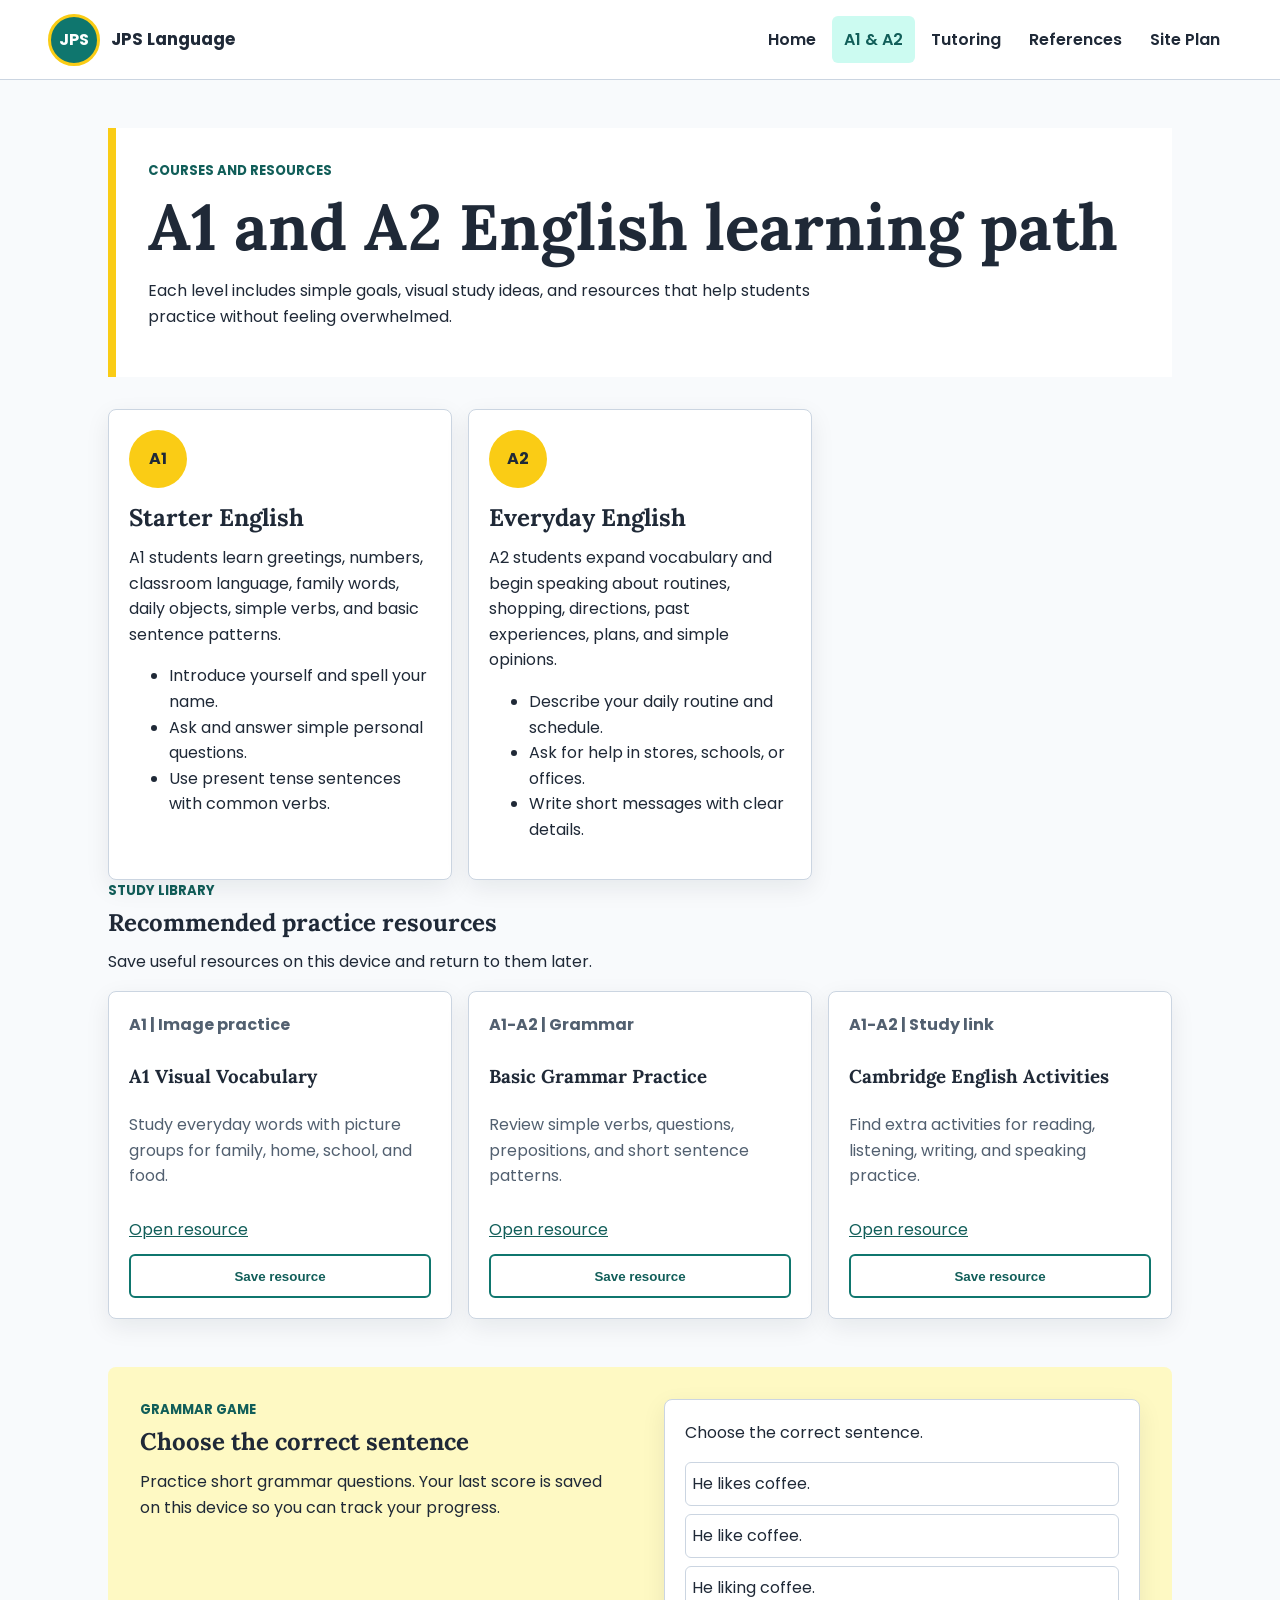
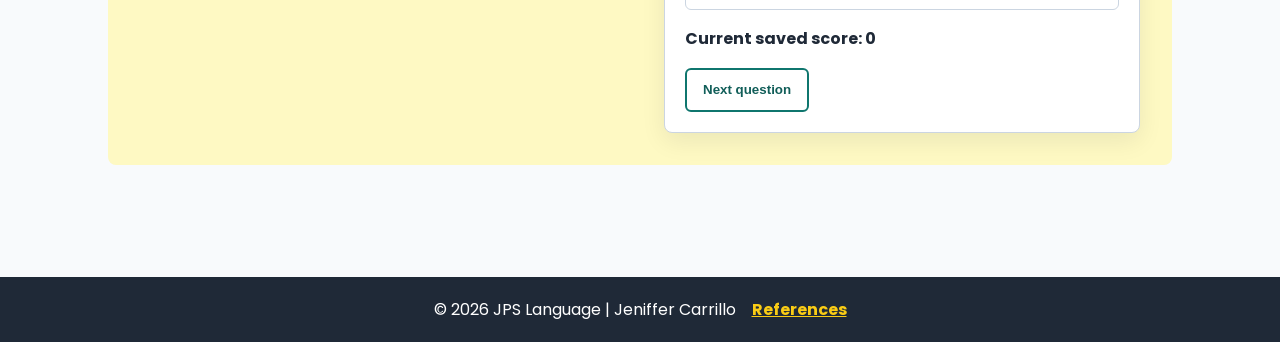
<file: project/levels.html>
<!DOCTYPE html>
<html lang="en">
<head>
  <meta charset="UTF-8">
  <meta name="viewport" content="width=device-width, initial-scale=1.0">
  <meta name="description" content="A1 and A2 English resources from JPS Language with visual lessons, study links, and grammar practice.">
  <meta name="author" content="Jeniffer Carrillo">
  <title>A1 and A2 Levels | JPS Language</title>
  <link rel="preconnect" href="https://fonts.googleapis.com">
  <link rel="preconnect" href="https://fonts.gstatic.com" crossorigin>
  <link href="https://fonts.googleapis.com/css2?family=Lora:wght@600&amp;family=Poppins:wght@400;600;700&amp;display=swap" rel="stylesheet">
  <link rel="icon" href="images/favicon.png" type="image/png">
  <link rel="stylesheet" href="styles/styles.css">
  <script src="scripts/main.js" defer></script>
</head>
<body>
  <header class="site-header">
    <a class="brand" href="index.html">
      <span class="brand-mark">JPS</span>
      <span class="brand-text">JPS Language</span>
    </a>
    <button class="menu-button" type="button" aria-expanded="false" aria-controls="primary-nav">Menu</button>
    <nav id="primary-nav" class="primary-nav">
      <a href="index.html">Home</a>
      <a class="active" href="levels.html">A1 &amp; A2</a>
      <a href="contact.html">Tutoring</a>
      <a href="references.html">References</a>
      <a href="siteplan.html">Site Plan</a>
    </nav>
  </header>

  <main>
    <section class="page-title">
      <p class="eyebrow">Courses and resources</p>
      <h1>A1 and A2 English learning path</h1>
      <p>
        Each level includes simple goals, visual study ideas, and resources that
        help students practice without feeling overwhelmed.
      </p>
    </section>

    <section class="levels-grid" aria-label="English level descriptions">
      <article class="level-card">
        <span class="level-badge">A1</span>
        <h2>Starter English</h2>
        <p>
          A1 students learn greetings, numbers, classroom language, family words,
          daily objects, simple verbs, and basic sentence patterns.
        </p>
        <ul>
          <li>Introduce yourself and spell your name.</li>
          <li>Ask and answer simple personal questions.</li>
          <li>Use present tense sentences with common verbs.</li>
        </ul>
      </article>
      <article class="level-card">
        <span class="level-badge">A2</span>
        <h2>Everyday English</h2>
        <p>
          A2 students expand vocabulary and begin speaking about routines,
          shopping, directions, past experiences, plans, and simple opinions.
        </p>
        <ul>
          <li>Describe your daily routine and schedule.</li>
          <li>Ask for help in stores, schools, or offices.</li>
          <li>Write short messages with clear details.</li>
        </ul>
      </article>
    </section>

    <section aria-labelledby="resources-heading">
      <div class="section-heading">
        <p class="eyebrow">Study library</p>
        <h2 id="resources-heading">Recommended practice resources</h2>
        <p>Save useful resources on this device and return to them later.</p>
      </div>
      <div id="resource-list" class="resource-grid"></div>
    </section>

    <section class="practice-panel" aria-labelledby="game-heading">
      <div>
        <p class="eyebrow">Grammar game</p>
        <h2 id="game-heading">Choose the correct sentence</h2>
        <p>
          Practice short grammar questions. Your last score is saved on this
          device so you can track your progress.
        </p>
      </div>
      <div id="grammar-game" class="game-card">
        <p id="game-question"></p>
        <div id="game-options" class="option-list"></div>
        <p id="game-feedback" class="feedback" aria-live="polite"></p>
        <button id="next-question" class="button secondary" type="button">Next question</button>
      </div>
    </section>
  </main>

  <footer class="site-footer">
    <p>&copy; <span id="current-year"></span> JPS Language | Jeniffer Carrillo</p>
    <a href="references.html">References</a>
  </footer>
</body>
</html>
</file>
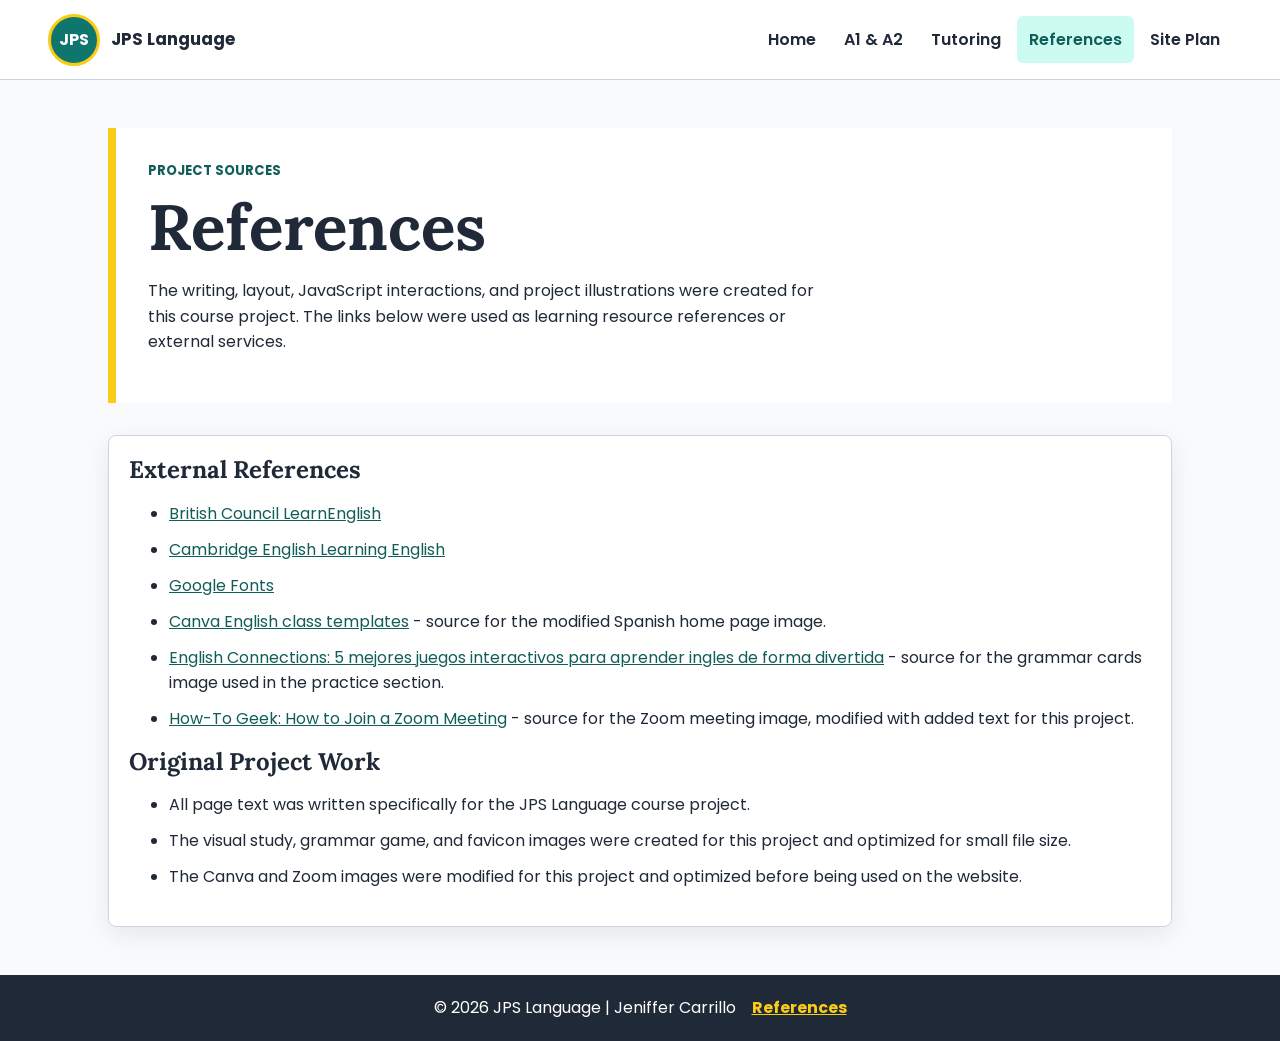
<file: project/references.html>
<!DOCTYPE html>
<html lang="en">
<head>
  <meta charset="UTF-8">
  <meta name="viewport" content="width=device-width, initial-scale=1.0">
  <meta name="description" content="References for the JPS Language final website project.">
  <meta name="author" content="Jeniffer Carrillo">
  <title>References | JPS Language</title>
  <link rel="preconnect" href="https://fonts.googleapis.com">
  <link rel="preconnect" href="https://fonts.gstatic.com" crossorigin>
  <link href="https://fonts.googleapis.com/css2?family=Lora:wght@600&amp;family=Poppins:wght@400;600;700&amp;display=swap" rel="stylesheet">
  <link rel="icon" href="images/favicon.png" type="image/png">
  <link rel="stylesheet" href="styles/styles.css">
  <script src="scripts/main.js" defer></script>
</head>
<body>
  <header class="site-header">
    <a class="brand" href="index.html">
      <span class="brand-mark">JPS</span>
      <span class="brand-text">JPS Language</span>
    </a>
    <button class="menu-button" type="button" aria-expanded="false" aria-controls="primary-nav">Menu</button>
    <nav id="primary-nav" class="primary-nav">
      <a href="index.html">Home</a>
      <a href="levels.html">A1 &amp; A2</a>
      <a href="contact.html">Tutoring</a>
      <a class="active" href="references.html">References</a>
      <a href="siteplan.html">Site Plan</a>
    </nav>
  </header>

  <main>
    <section class="page-title">
      <p class="eyebrow">Project sources</p>
      <h1>References</h1>
      <p>
        The writing, layout, JavaScript interactions, and project illustrations
        were created for this course project. The links below were used as
        learning resource references or external services.
      </p>
    </section>

    <section class="reference-list">
      <h2>External References</h2>
      <ul>
        <li><a href="https://learnenglish.britishcouncil.org/" target="_blank" rel="noopener">British Council LearnEnglish</a></li>
        <li><a href="https://www.cambridgeenglish.org/learning-english/" target="_blank" rel="noopener">Cambridge English Learning English</a></li>
        <li><a href="https://fonts.google.com/" target="_blank" rel="noopener">Google Fonts</a></li>
        <li><a href="https://www.canva.com/s/templates?query=CLASES+DE+INGLES" target="_blank" rel="noopener">Canva English class templates</a> - source for the modified Spanish home page image.</li>
        <li><a href="https://ec.edu.pe/5-mejores-juegos-interactivos-para-aprender-ingles-de-forma-divertida/" target="_blank" rel="noopener">English Connections: 5 mejores juegos interactivos para aprender ingles de forma divertida</a> - source for the grammar cards image used in the practice section.</li>
        <li><a href="https://www.howtogeek.com/662339/how-to-join-a-zoom-meeting/" target="_blank" rel="noopener">How-To Geek: How to Join a Zoom Meeting</a> - source for the Zoom meeting image, modified with added text for this project.</li>
      </ul>
      <h2>Original Project Work</h2>
      <ul>
        <li>All page text was written specifically for the JPS Language course project.</li>
        <li>The visual study, grammar game, and favicon images were created for this project and optimized for small file size.</li>
        <li>The Canva and Zoom images were modified for this project and optimized before being used on the website.</li>
      </ul>
    </section>
  </main>

  <footer class="site-footer">
    <p>&copy; <span id="current-year"></span> JPS Language | Jeniffer Carrillo</p>
    <a href="references.html">References</a>
  </footer>
</body>
</html>
</file>
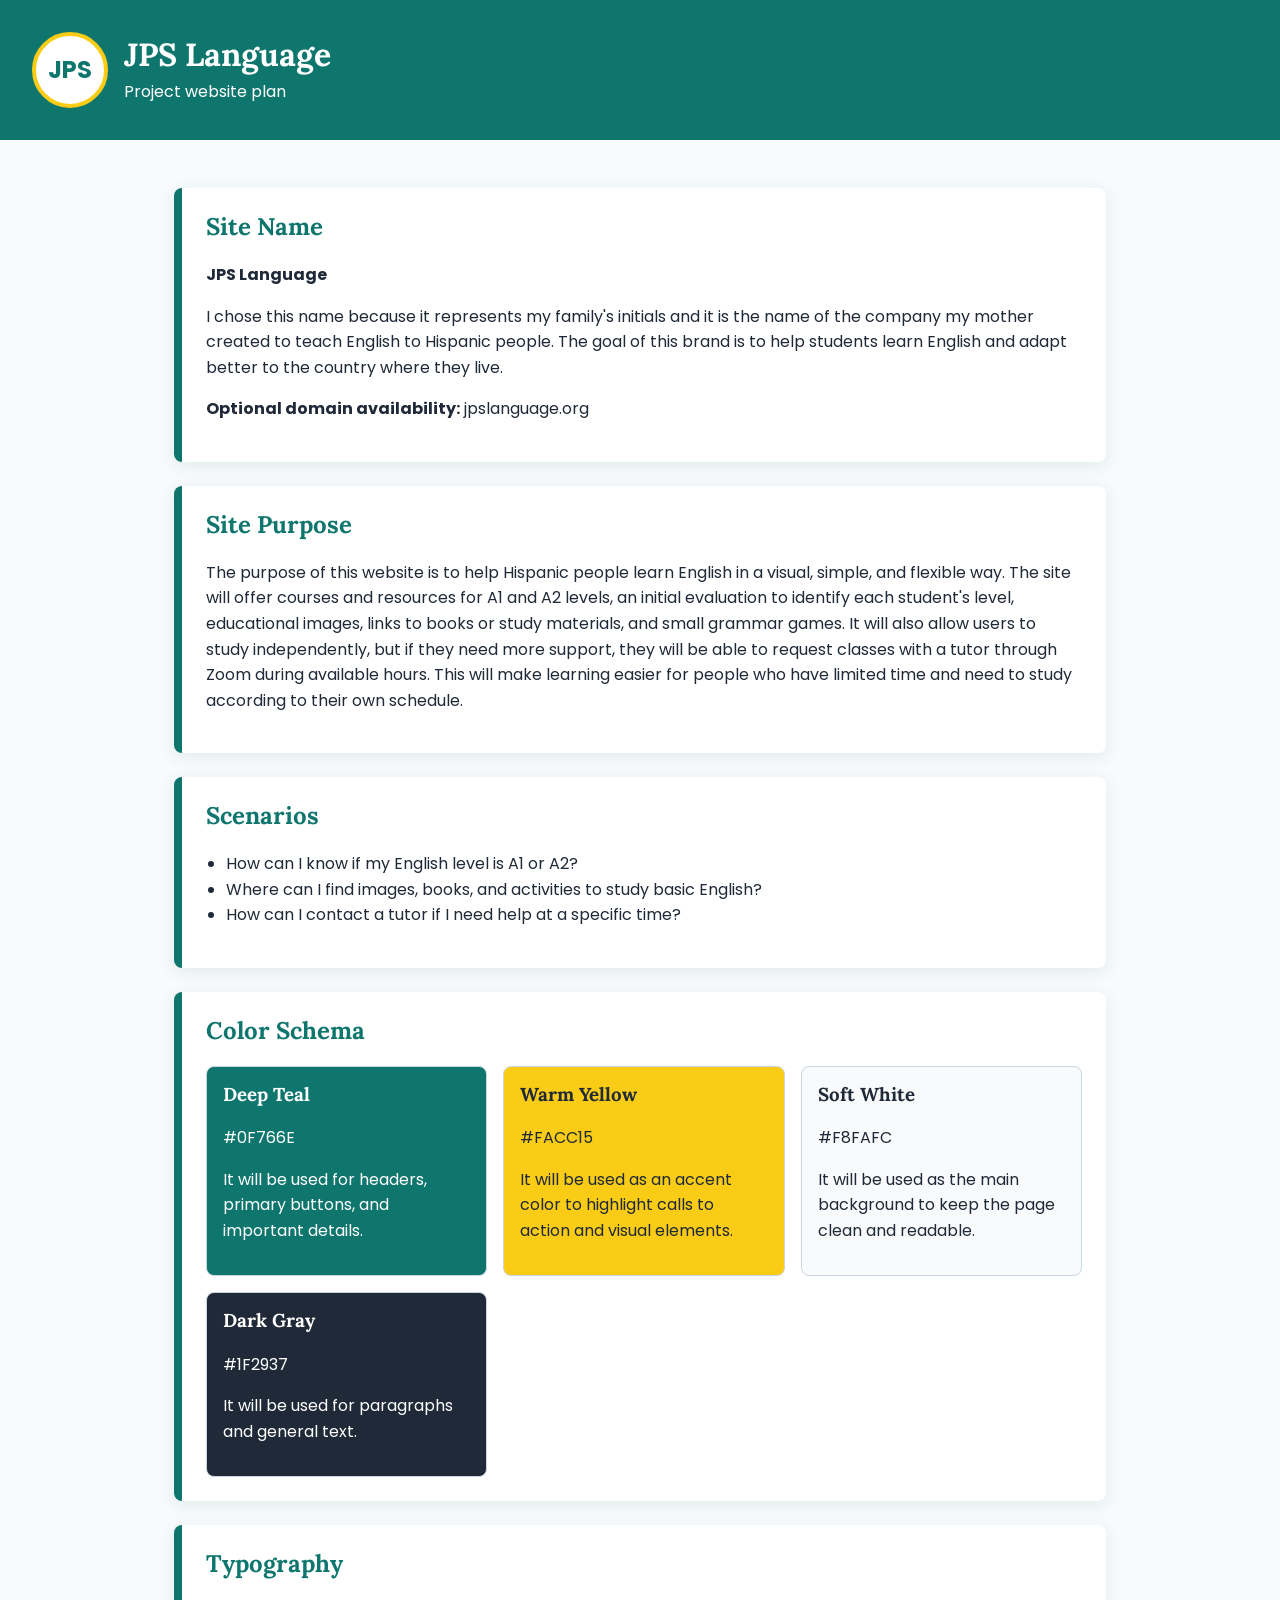
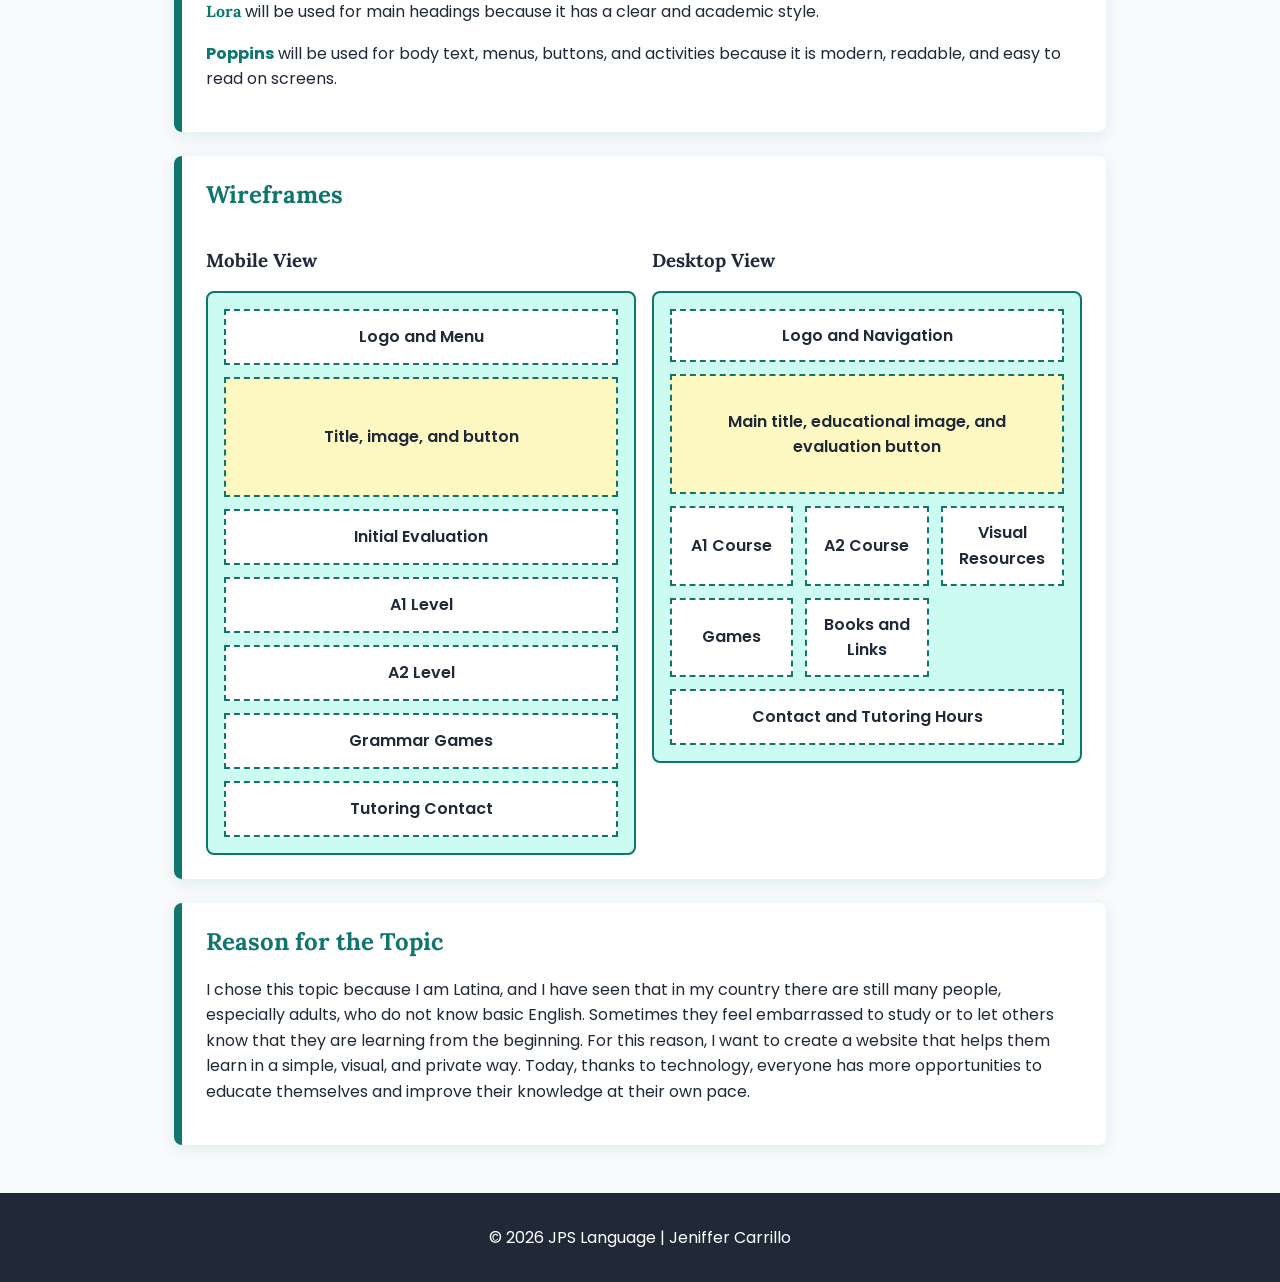
<file: project/siteplan.html>
<!DOCTYPE html>
<html lang="en">
<head>
  <meta charset="UTF-8">
  <meta name="viewport" content="width=device-width, initial-scale=1.0">
  <meta name="description" content="Website plan for JPS Language, an A1 and A2 English course project.">
  <meta name="author" content="Jeniffer Carrillo">
  <title>Site Plan | JPS Language</title>
  <link rel="preconnect" href="https://fonts.googleapis.com">
  <link rel="preconnect" href="https://fonts.gstatic.com" crossorigin>
  <link href="https://fonts.googleapis.com/css2?family=Lora:wght@600&amp;family=Poppins:wght@400;600;700&amp;display=swap" rel="stylesheet">
  <link rel="icon" href="images/favicon.png" type="image/png">
  <link rel="stylesheet" href="styles/siteplan.css">
</head>
<body>
  <header>
    <div class="logo">JPS</div>
    <div>
      <h1>JPS Language</h1>
      <p>Project website plan</p>
    </div>
  </header>

  <main>
    <section>
      <h2>Site Name</h2>
      <p><strong>JPS Language</strong></p>
      <p>
        I chose this name because it represents my family's initials and it is
        the name of the company my mother created to teach English to Hispanic
        people. The goal of this brand is to help students learn English and
        adapt better to the country where they live.
      </p>
      <p><strong>Optional domain availability:</strong> jpslanguage.org</p>
    </section>

    <section>
      <h2>Site Purpose</h2>
      <p>
        The purpose of this website is to help Hispanic people learn English in
        a visual, simple, and flexible way. The site will offer courses and
        resources for A1 and A2 levels, an initial evaluation to identify each
        student's level, educational images, links to books or study materials,
        and small grammar games. It will also allow users to study
        independently, but if they need more support, they will be able to
        request classes with a tutor through Zoom during available hours. This
        will make learning easier for people who have limited time and need to
        study according to their own schedule.
      </p>
    </section>

    <section>
      <h2>Scenarios</h2>
      <ul>
        <li>How can I know if my English level is A1 or A2?</li>
        <li>Where can I find images, books, and activities to study basic English?</li>
        <li>How can I contact a tutor if I need help at a specific time?</li>
      </ul>
    </section>

    <section>
      <h2>Color Schema</h2>
      <div class="color-grid">
        <article class="color-card teal">
          <h3>Deep Teal</h3>
          <p>#0F766E</p>
          <p>It will be used for headers, primary buttons, and important details.</p>
        </article>
        <article class="color-card yellow">
          <h3>Warm Yellow</h3>
          <p>#FACC15</p>
          <p>It will be used as an accent color to highlight calls to action and visual elements.</p>
        </article>
        <article class="color-card white">
          <h3>Soft White</h3>
          <p>#F8FAFC</p>
          <p>It will be used as the main background to keep the page clean and readable.</p>
        </article>
        <article class="color-card charcoal">
          <h3>Dark Gray</h3>
          <p>#1F2937</p>
          <p>It will be used for paragraphs and general text.</p>
        </article>
      </div>
    </section>

    <section>
      <h2>Typography</h2>
      <p>
        <strong class="heading-font">Lora</strong> will be used for main
        headings because it has a clear and academic style.
      </p>
      <p>
        <strong class="body-font">Poppins</strong> will be used for body text,
        menus, buttons, and activities because it is modern, readable, and easy
        to read on screens.
      </p>
    </section>

    <section>
      <h2>Wireframes</h2>
      <div class="wireframes">
        <article>
          <h3>Mobile View</h3>
          <div class="wireframe mobile-wireframe">
            <div class="wf-box">Logo and Menu</div>
            <div class="wf-box hero">Title, image, and button</div>
            <div class="wf-box">Initial Evaluation</div>
            <div class="wf-box">A1 Level</div>
            <div class="wf-box">A2 Level</div>
            <div class="wf-box">Grammar Games</div>
            <div class="wf-box">Tutoring Contact</div>
          </div>
        </article>

        <article>
          <h3>Desktop View</h3>
          <div class="wireframe desktop-wireframe">
            <div class="wf-box nav">Logo and Navigation</div>
            <div class="wf-box hero">Main title, educational image, and evaluation button</div>
            <div class="wf-row">
              <div class="wf-box">A1 Course</div>
              <div class="wf-box">A2 Course</div>
              <div class="wf-box">Visual Resources</div>
            </div>
            <div class="wf-row">
              <div class="wf-box">Games</div>
              <div class="wf-box">Books and Links</div>
            </div>
            <div class="wf-box">Contact and Tutoring Hours</div>
          </div>
        </article>
      </div>
    </section>

    <section>
      <h2>Reason for the Topic</h2>
      <p>
        I chose this topic because I am Latina, and I have seen that in my
        country there are still many people, especially adults, who do not know
        basic English. Sometimes they feel embarrassed to study or to let others
        know that they are learning from the beginning. For this reason, I want
        to create a website that helps them learn in a simple, visual, and
        private way. Today, thanks to technology, everyone has more
        opportunities to educate themselves and improve their knowledge at their
        own pace.
      </p>
    </section>
  </main>

  <footer>
    <p>&copy; 2026 JPS Language | Jeniffer Carrillo</p>
  </footer>
</body>
</html>
</file>
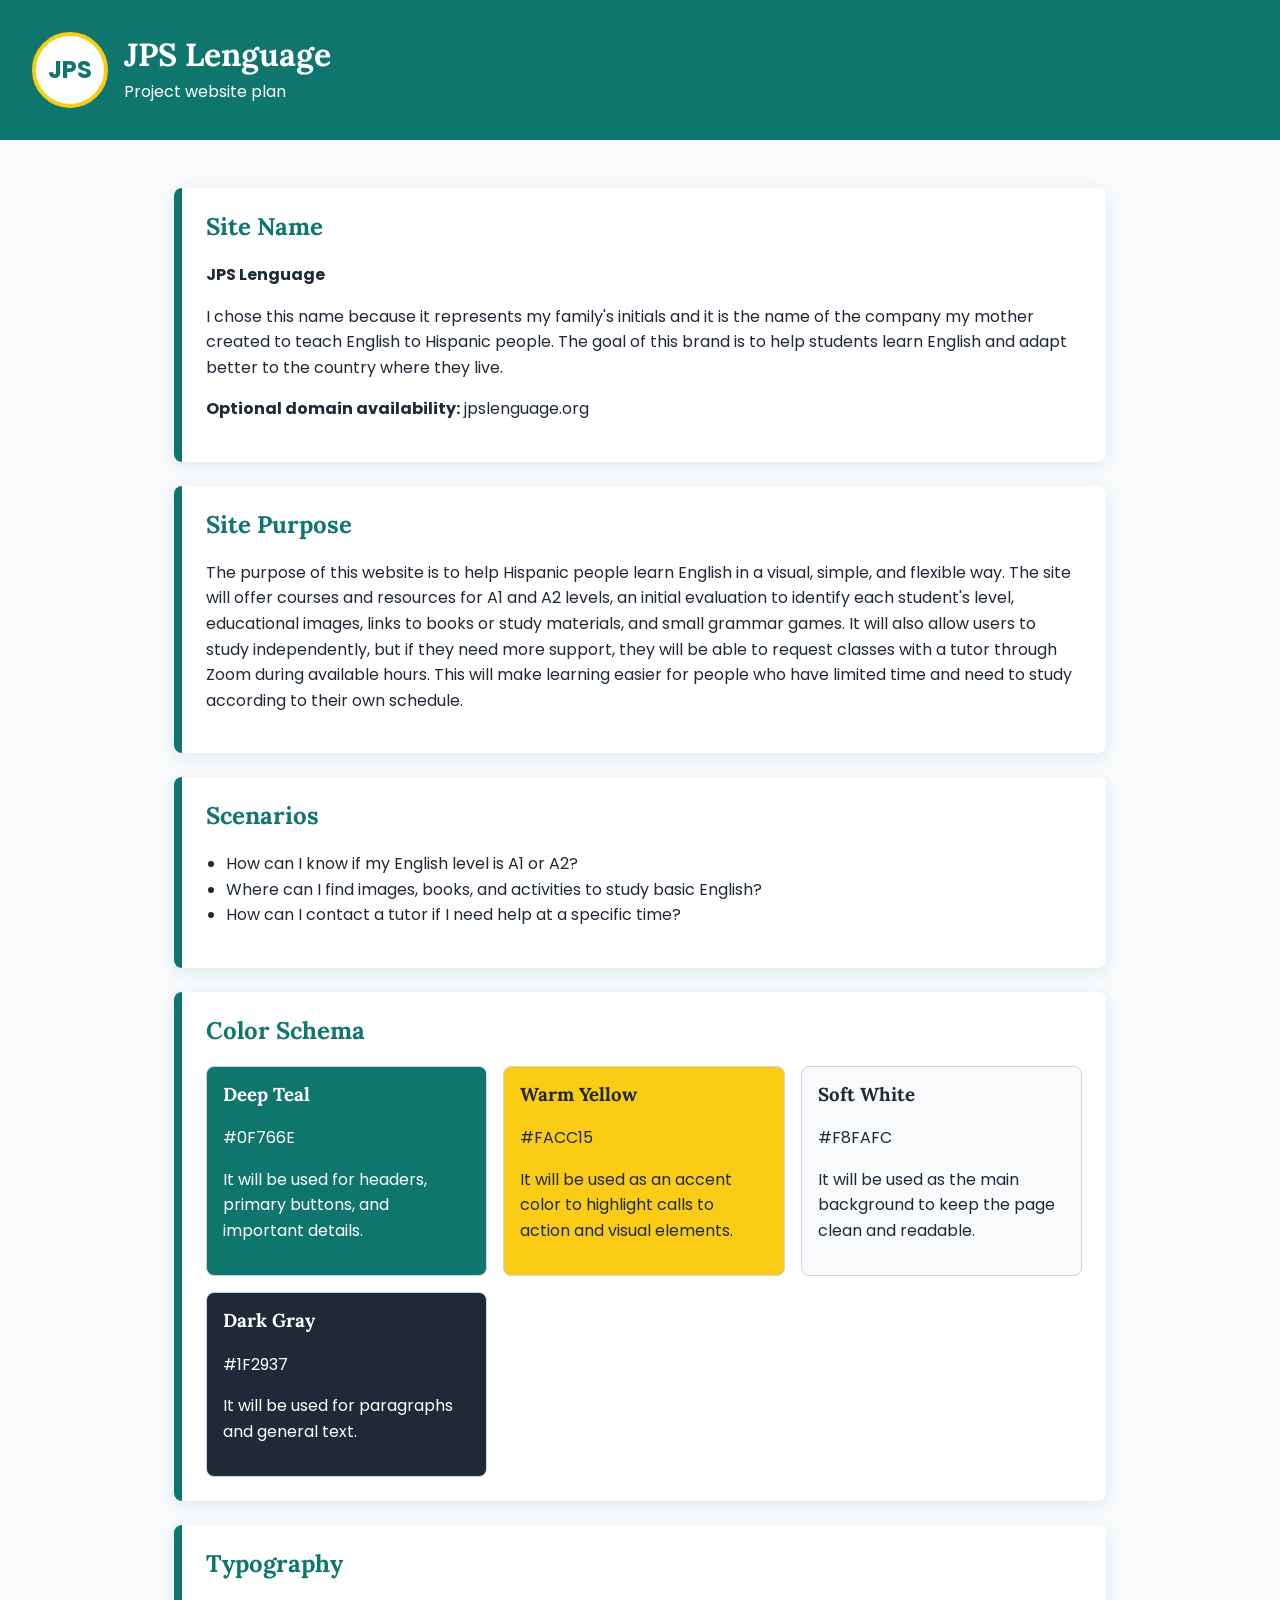
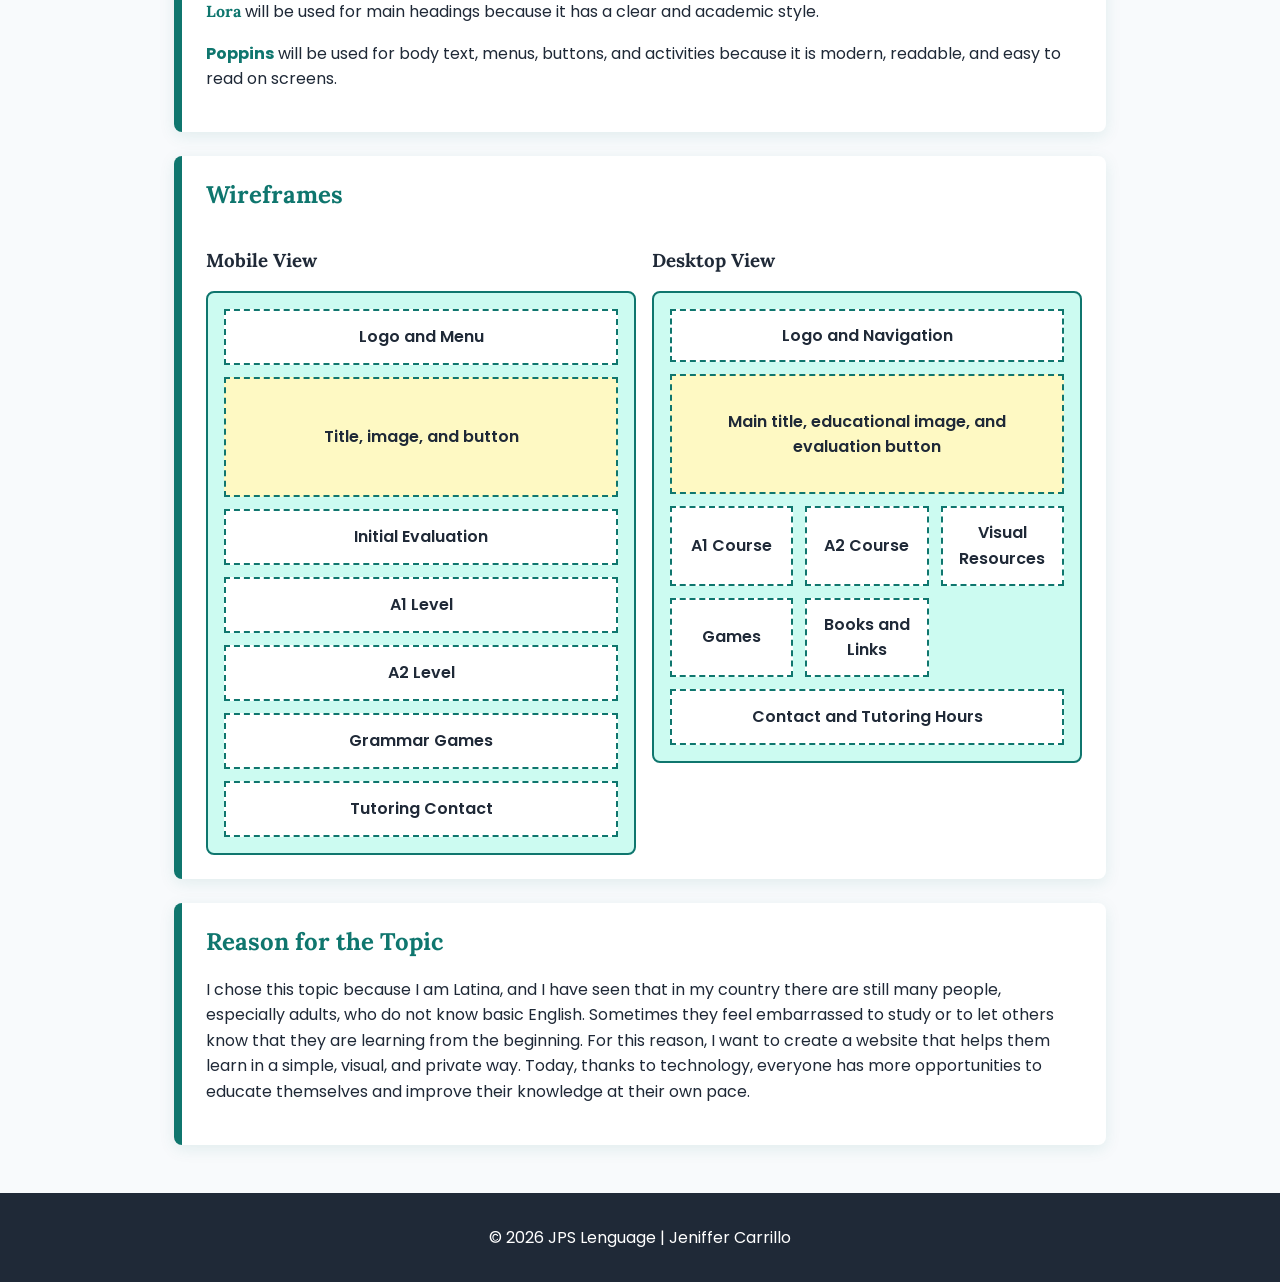
<file: proyecto/siteplan.html>
<!DOCTYPE html>
<html lang="en">
<head>
  <meta charset="UTF-8">
  <meta name="viewport" content="width=device-width, initial-scale=1.0">
  <meta name="description" content="Website plan for JPS Lenguage, an A1 and A2 English course project.">
  <meta name="author" content="Jeniffer Carrillo">
  <title>Site Plan | JPS Lenguage</title>
  <link rel="preconnect" href="https://fonts.googleapis.com">
  <link rel="preconnect" href="https://fonts.gstatic.com" crossorigin>
  <link href="https://fonts.googleapis.com/css2?family=Lora:wght@600&amp;family=Poppins:wght@400;600;700&amp;display=swap" rel="stylesheet">
  <link rel="stylesheet" href="styles/siteplan.css">
</head>
<body>
  <header>
    <div class="logo" aria-label="JPS Lenguage logo">JPS</div>
    <div>
      <h1>JPS Lenguage</h1>
      <p>Project website plan</p>
    </div>
  </header>

  <main>
    <section>
      <h2>Site Name</h2>
      <p><strong>JPS Lenguage</strong></p>
      <p>
        I chose this name because it represents my family's initials and it is
        the name of the company my mother created to teach English to Hispanic
        people. The goal of this brand is to help students learn English and
        adapt better to the country where they live.
      </p>
      <p><strong>Optional domain availability:</strong> jpslenguage.org</p>
    </section>

    <section>
      <h2>Site Purpose</h2>
      <p>
        The purpose of this website is to help Hispanic people learn English in
        a visual, simple, and flexible way. The site will offer courses and
        resources for A1 and A2 levels, an initial evaluation to identify each
        student's level, educational images, links to books or study materials,
        and small grammar games. It will also allow users to study
        independently, but if they need more support, they will be able to
        request classes with a tutor through Zoom during available hours. This
        will make learning easier for people who have limited time and need to
        study according to their own schedule.
      </p>
    </section>

    <section>
      <h2>Scenarios</h2>
      <ul>
        <li>How can I know if my English level is A1 or A2?</li>
        <li>Where can I find images, books, and activities to study basic English?</li>
        <li>How can I contact a tutor if I need help at a specific time?</li>
      </ul>
    </section>

    <section>
      <h2>Color Schema</h2>
      <div class="color-grid">
        <article class="color-card teal">
          <h3>Deep Teal</h3>
          <p>#0F766E</p>
          <p>It will be used for headers, primary buttons, and important details.</p>
        </article>
        <article class="color-card yellow">
          <h3>Warm Yellow</h3>
          <p>#FACC15</p>
          <p>It will be used as an accent color to highlight calls to action and visual elements.</p>
        </article>
        <article class="color-card white">
          <h3>Soft White</h3>
          <p>#F8FAFC</p>
          <p>It will be used as the main background to keep the page clean and readable.</p>
        </article>
        <article class="color-card charcoal">
          <h3>Dark Gray</h3>
          <p>#1F2937</p>
          <p>It will be used for paragraphs and general text.</p>
        </article>
      </div>
    </section>

    <section>
      <h2>Typography</h2>
      <p>
        <strong class="heading-font">Lora</strong> will be used for main
        headings because it has a clear and academic style.
      </p>
      <p>
        <strong class="body-font">Poppins</strong> will be used for body text,
        menus, buttons, and activities because it is modern, readable, and easy
        to read on screens.
      </p>
    </section>

    <section>
      <h2>Wireframes</h2>
      <div class="wireframes">
        <article>
          <h3>Mobile View</h3>
          <div class="wireframe mobile-wireframe" aria-label="Mobile wireframe of the home page">
            <div class="wf-box">Logo and Menu</div>
            <div class="wf-box hero">Title, image, and button</div>
            <div class="wf-box">Initial Evaluation</div>
            <div class="wf-box">A1 Level</div>
            <div class="wf-box">A2 Level</div>
            <div class="wf-box">Grammar Games</div>
            <div class="wf-box">Tutoring Contact</div>
          </div>
        </article>

        <article>
          <h3>Desktop View</h3>
          <div class="wireframe desktop-wireframe" aria-label="Desktop wireframe of the home page">
            <div class="wf-box nav">Logo and Navigation</div>
            <div class="wf-box hero">Main title, educational image, and evaluation button</div>
            <div class="wf-row">
              <div class="wf-box">A1 Course</div>
              <div class="wf-box">A2 Course</div>
              <div class="wf-box">Visual Resources</div>
            </div>
            <div class="wf-row">
              <div class="wf-box">Games</div>
              <div class="wf-box">Books and Links</div>
            </div>
            <div class="wf-box">Contact and Tutoring Hours</div>
          </div>
        </article>
      </div>
    </section>

    <section>
      <h2>Reason for the Topic</h2>
      <p>
        I chose this topic because I am Latina, and I have seen that in my
        country there are still many people, especially adults, who do not know
        basic English. Sometimes they feel embarrassed to study or to let others
        know that they are learning from the beginning. For this reason, I want
        to create a website that helps them learn in a simple, visual, and
        private way. Today, thanks to technology, everyone has more
        opportunities to educate themselves and improve their knowledge at their
        own pace.
      </p>
    </section>
  </main>

  <footer>
    <p>&copy; 2026 JPS Lenguage | Jeniffer Carrillo</p>
  </footer>
</body>
</html>
</file>
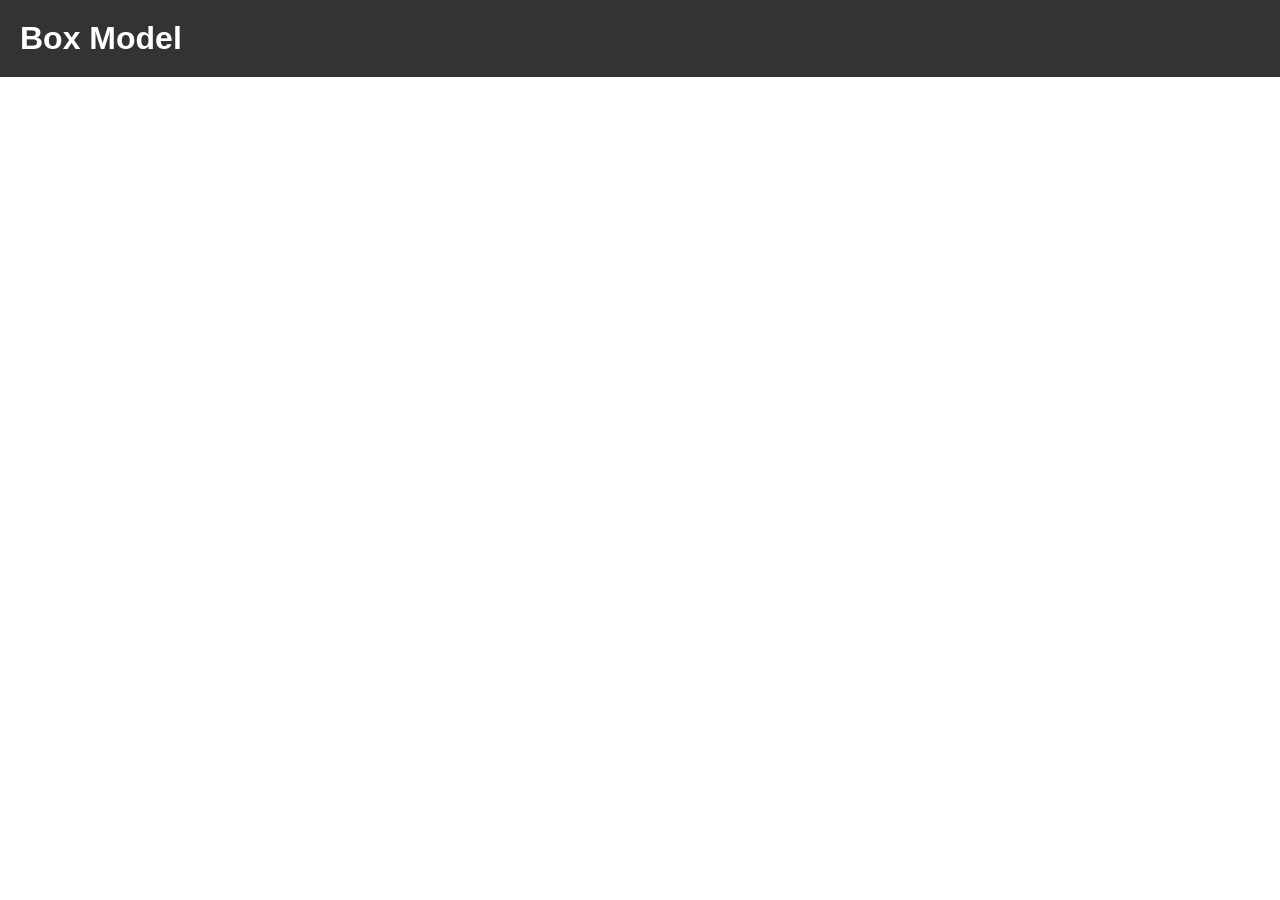
<file: week02/box-model.html>
<!DOCTYPE html>
<html lang="en">
<head>
  <meta charset="UTF-8">
  <meta http-equiv="X-UA-Compatible" content="IE=edge">
  <meta name="viewport" content="width=device-width, initial-scale=1.0">
  <title>Box Model</title>
  <link rel="stylesheet" href="styles/box-model.css">
</head>
<body>
  <h1>Box Model</h1>
</body>
</html>
</file>
<file: styles/base.css>
:root {
  --primary: #12355b;
  --secondary: #0f6b78;
  --accent: #ffd100;
  --accent-red: #c83e4d;
  --background: #f4f7f5;
  --card: #ffffff;
  --text: #1e293b;
  --muted: #526172;
}

* {
  box-sizing: border-box;
}

body {
  margin: 0;
  background: var(--background);
  color: var(--text);
  font-family: "Roboto", Arial, sans-serif;
  line-height: 1.6;
}

header {
  background: var(--primary);
  color: #ffffff;
}

#course-title {
  display: block;
  padding: 1.25rem;
  font-family: "Lora", Georgia, serif;
  font-size: clamp(1.4rem, 2vw, 2.2rem);
  font-weight: 700;
  text-align: center;
}

nav {
  display: flex;
  justify-content: center;
  background: #0b243f;
}

nav a {
  color: #ffffff;
  padding: 0.9rem 1.6rem;
  text-align: center;
  text-decoration: none;
  transition: background-color 0.2s ease, color 0.2s ease;
}

nav a:hover {
  background: var(--accent);
  color: #172033;
}

main {
  display: grid;
  grid-template-columns: 2fr 1fr;
  gap: 1.5rem;
  max-width: 1080px;
  margin: 0 auto;
  padding: 1.5rem;
}

h1,
h2 {
  font-family: "Lora", Georgia, serif;
}

h1 {
  grid-column: 1 / -1;
  margin: 0 0 1.5rem;
  color: var(--primary);
  text-align: center;
}

.card {
  overflow: hidden;
  border: 1px solid #d8e0e8;
  border-radius: 8px;
  background: var(--card);
  box-shadow: 0 6px 18px rgba(18, 53, 91, 0.08);
}

.card h2 {
  margin: 0;
  padding: 0.8rem 1rem;
  background: var(--secondary);
  color: #ffffff;
  text-align: center;
}

.card-content {
  display: grid;
  grid-template-columns: 1fr 260px;
  gap: 1.25rem;
  align-items: start;
  padding: 1.25rem;
}

.card-content p,
.resources-card li {
  margin: 0;
}

.about-text {
  display: grid;
  gap: 1rem;
}

.profile-photo {
  grid-row: span 2;
  width: 100%;
  border: 4px solid #e8edf2;
  border-radius: 6px;
}

.country {
  grid-column: 1 / -1;
  margin-top: 0.25rem;
  padding-top: 1rem;
  border-top: 1px solid #cbd5e1;
}

.country h3 {
  margin: 0 0 0.8rem;
  color: var(--primary);
  font-family: "Lora", Georgia, serif;
  text-align: center;
}

.country-content {
  display: grid;
  grid-template-columns: 220px 1fr;
  gap: 1rem;
  align-items: start;
}

figure {
  margin: 0;
}

figure img {
  width: 100%;
  border: 1px solid #cbd5e1;
  border-radius: 4px;
}

figcaption {
  margin-top: 0.35rem;
  color: var(--muted);
  font-size: 0.85rem;
  font-style: italic;
  text-align: center;
}

.resources-card ul {
  display: grid;
  gap: 0.75rem;
  min-height: 280px;
  margin: 0;
  padding: 2rem 2.25rem;
  align-content: center;
}

.resources-card a {
  color: var(--primary);
  font-weight: 700;
}

.resources-card a:hover {
  color: var(--accent-red);
}

footer {
  padding: 1rem;
  background: var(--primary);
  color: #ffffff;
  text-align: center;
}

footer p {
  margin: 0.25rem 0;
}

#lastModified {
  color: var(--accent);
  font-size: 0.95rem;
}

@media (max-width: 720px) {
  main {
    grid-template-columns: 1fr;
  }

  nav {
    flex-direction: column;
  }

  nav a {
    border-top: 1px solid rgba(255, 255, 255, 0.15);
  }

  .card-content,
  .country-content {
    grid-template-columns: 1fr;
  }

  .profile-photo,
  .country-content img {
    max-width: 320px;
    margin: 0 auto;
  }
}
</file>
<file: project/styles/styles.css>
:root {
  --teal: #0f766e;
  --teal-dark: #115e59;
  --mint: #ccfbf1;
  --yellow: #facc15;
  --cream: #f8fafc;
  --ink: #1f2937;
  --muted: #526070;
  --line: #cbd5e1;
  --white: #ffffff;
  --shadow: 0 16px 40px rgb(15 23 42 / 12%);
}

* {
  box-sizing: border-box;
}

body {
  margin: 0;
  background: var(--cream);
  color: var(--ink);
  font-family: "Poppins", Arial, sans-serif;
  line-height: 1.6;
}

img {
  display: block;
  max-width: 100%;
  height: auto;
}

a {
  color: var(--teal-dark);
}

h1,
h2,
h3 {
  margin: 0 0 0.75rem;
  font-family: "Lora", Georgia, serif;
  line-height: 1.2;
}

p {
  margin: 0 0 1rem;
}

.site-header {
  position: sticky;
  top: 0;
  z-index: 5;
  display: flex;
  align-items: center;
  justify-content: space-between;
  gap: 1rem;
  padding: 0.85rem clamp(1rem, 4vw, 3rem);
  background: var(--white);
  border-bottom: 1px solid var(--line);
}

.brand {
  display: inline-flex;
  align-items: center;
  gap: 0.7rem;
  color: var(--ink);
  font-weight: 700;
  text-decoration: none;
}

.brand-mark {
  display: grid;
  place-items: center;
  width: 52px;
  height: 52px;
  border: 3px solid var(--yellow);
  border-radius: 50%;
  background: var(--teal);
  color: var(--white);
}

.brand-text {
  font-size: 1.05rem;
}

.menu-button {
  display: none;
  min-height: 44px;
  padding: 0.55rem 0.8rem;
  border: 2px solid var(--teal);
  border-radius: 6px;
  background: var(--white);
  color: var(--teal-dark);
  font-weight: 700;
}

.primary-nav {
  display: flex;
  flex-wrap: wrap;
  justify-content: flex-end;
  gap: 0.25rem;
}

.primary-nav a {
  padding: 0.65rem 0.75rem;
  border-radius: 6px;
  color: var(--ink);
  font-weight: 600;
  text-decoration: none;
}

.primary-nav a:hover,
.primary-nav a.active {
  background: var(--mint);
  color: var(--teal-dark);
}

main {
  width: min(100%, 1160px);
  margin: 0 auto;
  padding: clamp(1rem, 4vw, 3rem);
}

.hero,
.image-band,
.contact-hero,
.section-grid,
.level-check,
.practice-panel,
.contact-grid {
  display: grid;
  grid-template-columns: repeat(2, minmax(0, 1fr));
  align-items: center;
  gap: clamp(1.25rem, 4vw, 3rem);
  margin-bottom: clamp(2rem, 5vw, 4rem);
}

.hero {
  min-height: 76vh;
}

.hero img,
.image-band img,
.contact-hero img {
  border-radius: 8px;
  box-shadow: var(--shadow);
}

.hero-image {
  width: 100%;
  aspect-ratio: 1200 / 676;
  object-fit: contain;
  background: #f3e9b8;
}

.hero h1,
.page-title h1,
.contact-hero h1 {
  font-size: clamp(2rem, 5vw, 4rem);
}

.hero-content p,
.page-title p,
.contact-hero p {
  max-width: 68ch;
}

.eyebrow {
  margin-bottom: 0.5rem;
  color: var(--teal-dark);
  font-size: 0.82rem;
  font-weight: 700;
  text-transform: uppercase;
}

.hero-actions {
  display: flex;
  flex-wrap: wrap;
  gap: 0.75rem;
}

.button {
  display: inline-flex;
  align-items: center;
  justify-content: center;
  min-height: 44px;
  padding: 0.75rem 1rem;
  border: 2px solid var(--teal);
  border-radius: 6px;
  font-weight: 700;
  text-decoration: none;
  cursor: pointer;
}

.button.primary {
  background: var(--teal);
  color: var(--white);
}

.button.secondary {
  background: var(--white);
  color: var(--teal-dark);
}

.feature-list,
.levels-grid,
.resource-grid {
  display: grid;
  grid-template-columns: repeat(3, minmax(0, 1fr));
  gap: 1rem;
}

.feature-list article,
.level-card,
.resource-card,
.quiz-card,
.result-box,
.game-card,
.schedule-card,
.contact-form,
.reference-list {
  padding: 1.25rem;
  border: 1px solid var(--line);
  border-radius: 8px;
  background: var(--white);
  box-shadow: 0 8px 24px rgb(15 23 42 / 8%);
}

.level-check {
  align-items: start;
  padding: clamp(1.25rem, 4vw, 2rem);
  border-radius: 8px;
  background: var(--mint);
}

fieldset {
  margin: 0;
  padding: 0;
  border: 0;
}

legend {
  margin-bottom: 1rem;
  font-weight: 700;
}

.question {
  margin-bottom: 1rem;
}

.question label,
.option-list label {
  display: block;
  margin: 0.35rem 0;
}

.result-box:empty,
.saved-request:empty {
  display: none;
}

.result-box,
.feedback,
.saved-request {
  font-weight: 700;
}

.page-title {
  margin-bottom: 2rem;
  padding: clamp(1.25rem, 4vw, 2rem);
  border-left: 8px solid var(--yellow);
  background: var(--white);
}

.level-card {
  position: relative;
}

.level-badge {
  display: inline-grid;
  place-items: center;
  width: 58px;
  height: 58px;
  margin-bottom: 1rem;
  border-radius: 50%;
  background: var(--yellow);
  color: var(--ink);
  font-weight: 700;
}

.section-heading {
  margin-bottom: 1rem;
}

.resource-card {
  display: grid;
  gap: 0.75rem;
}

.resource-card p {
  color: var(--muted);
}

.resource-meta {
  color: var(--teal-dark);
  font-weight: 700;
}

.practice-panel {
  align-items: start;
  margin-top: 3rem;
  padding: clamp(1.25rem, 4vw, 2rem);
  border-radius: 8px;
  background: #fef9c3;
}

.game-card {
  min-height: 260px;
}

.option-list {
  display: grid;
  gap: 0.5rem;
  margin: 1rem 0;
}

.option-list button {
  width: 100%;
  min-height: 44px;
  border: 1px solid var(--line);
  border-radius: 6px;
  background: var(--white);
  color: var(--ink);
  font: inherit;
  text-align: left;
  cursor: pointer;
}

.option-list button:hover {
  border-color: var(--teal);
}

.contact-grid {
  align-items: start;
}

.contact-form {
  display: grid;
  gap: 0.75rem;
}

.contact-form input,
.contact-form select,
.contact-form textarea {
  width: 100%;
  min-height: 44px;
  padding: 0.7rem;
  border: 1px solid var(--line);
  border-radius: 6px;
  font: inherit;
}

.contact-form textarea {
  resize: vertical;
}

.reference-list li {
  margin-bottom: 0.65rem;
}

.site-footer {
  display: flex;
  flex-wrap: wrap;
  justify-content: center;
  gap: 1rem;
  padding: 1.25rem;
  background: var(--ink);
  color: var(--white);
  text-align: center;
}

.site-footer p {
  margin: 0;
}

.site-footer a {
  color: var(--yellow);
  font-weight: 700;
}

@media (max-width: 780px) {
  .site-header {
    align-items: flex-start;
  }

  .menu-button {
    display: inline-flex;
  }

  .primary-nav {
    display: none;
    width: 100%;
    flex-direction: column;
  }

  .primary-nav.open {
    display: flex;
  }

  .site-header {
    flex-wrap: wrap;
  }

  .hero,
  .image-band,
  .contact-hero,
  .section-grid,
  .level-check,
  .practice-panel,
  .contact-grid,
  .feature-list,
  .levels-grid,
  .resource-grid {
    grid-template-columns: 1fr;
  }

  .hero {
    min-height: auto;
  }
}
</file>
<file: week01/styles/base.css>
:root {
  --primary: #12355b;
  --secondary: #0f6b78;
  --accent: #ffd100;
  --accent-red: #c83e4d;
  --background: #f4f7f5;
  --card: #ffffff;
  --text: #1e293b;
  --muted: #526172;
}

* {
  box-sizing: border-box;
}

body {
  margin: 0;
  background: var(--background);
  color: var(--text);
  font-family: "Roboto", Arial, sans-serif;
  line-height: 1.6;
}

header {
  background: var(--primary);
  color: #ffffff;
}

#course-title {
  display: block;
  padding: 1.25rem;
  font-family: "Lora", Georgia, serif;
  font-size: clamp(1.4rem, 2vw, 2.2rem);
  font-weight: 700;
  text-align: center;
}

nav {
  display: flex;
  justify-content: center;
  background: #0b243f;
}

nav a {
  color: #ffffff;
  padding: 0.9rem 1.6rem;
  text-align: center;
  text-decoration: none;
  transition: background-color 0.2s ease, color 0.2s ease;
}

nav a:hover {
  background: var(--accent);
  color: #172033;
}

main {
  display: grid;
  grid-template-columns: 2fr 1fr;
  gap: 1.5rem;
  max-width: 1080px;
  margin: 0 auto;
  padding: 1.5rem;
}

h1,
h2 {
  font-family: "Lora", Georgia, serif;
}

h1 {
  grid-column: 1 / -1;
  margin: 0 0 1.5rem;
  color: var(--primary);
  text-align: center;
}

.card {
  overflow: hidden;
  border: 1px solid #d8e0e8;
  border-radius: 8px;
  background: var(--card);
  box-shadow: 0 6px 18px rgba(18, 53, 91, 0.08);
}

.card h2 {
  margin: 0;
  padding: 0.8rem 1rem;
  background: var(--secondary);
  color: #ffffff;
  text-align: center;
}

.card-content {
  display: grid;
  grid-template-columns: 1fr 260px;
  gap: 1.25rem;
  align-items: start;
  padding: 1.25rem;
}

.card-content p,
.resources-card li {
  margin: 0;
}

.about-text {
  display: grid;
  gap: 1rem;
}

.profile-photo {
  grid-row: span 2;
  width: 100%;
  border: 4px solid #e8edf2;
  border-radius: 6px;
}

.country {
  grid-column: 1 / -1;
  margin-top: 0.25rem;
  padding-top: 1rem;
  border-top: 1px solid #cbd5e1;
}

.country h3 {
  margin: 0 0 0.8rem;
  color: var(--primary);
  font-family: "Lora", Georgia, serif;
  text-align: center;
}

.country-content {
  display: grid;
  grid-template-columns: 220px 1fr;
  gap: 1rem;
  align-items: start;
}

figure {
  margin: 0;
}

figure img {
  width: 100%;
  border: 1px solid #cbd5e1;
  border-radius: 4px;
}

figcaption {
  margin-top: 0.35rem;
  color: var(--muted);
  font-size: 0.85rem;
  font-style: italic;
  text-align: center;
}

.resources-card ul {
  display: grid;
  gap: 0.75rem;
  min-height: 280px;
  margin: 0;
  padding: 2rem 2.25rem;
  align-content: center;
}

.resources-card a {
  color: var(--primary);
  font-weight: 700;
}

.resources-card a:hover {
  color: var(--accent-red);
}

footer {
  padding: 1rem;
  background: var(--primary);
  color: #ffffff;
  text-align: center;
}

footer p {
  margin: 0.25rem 0;
}

#lastModified {
  color: var(--accent);
  font-size: 0.95rem;
}

@media (max-width: 720px) {
  main {
    grid-template-columns: 1fr;
  }

  nav {
    flex-direction: column;
  }

  nav a {
    border-top: 1px solid rgba(255, 255, 255, 0.15);
  }

  .card-content,
  .country-content {
    grid-template-columns: 1fr;
  }

  .profile-photo,
  .country-content img {
    max-width: 320px;
    margin: 0 auto;
  }
}
</file>
<file: styles/filtered-temples.css>
:root {
  --primary: #1b365d;
  --primary-dark: #0d1f35;
  --accent: #c45a2a;
  --accent-light: #f3d7c6;
  --background: #f7f6f2;
  --surface: #ffffff;
  --text: #1e293b;
  --muted: #5d6878;
  --border: #d9ded7;
  --text-on-dark: #ffffff;
  --clear-bg: #00000000;
  --shadow: #1b365d14;
  --footer-accent: #ffe2b8;
}

* {
  box-sizing: border-box;
}

body {
  margin: 0;
  background: var(--background);
  color: var(--text);
  font-family: "Roboto", Arial, sans-serif;
  line-height: 1.5;
}

header {
  background: var(--primary);
  color: var(--text-on-dark);
}

.header-content {
  max-width: 1120px;
  margin: 0 auto;
  padding: 1rem;
}

.site-title {
  display: inline-block;
  font-family: "Lora", Georgia, serif;
  font-size: 1.55rem;
  font-weight: 700;
}

#menu {
  position: absolute;
  top: 0.8rem;
  right: 1rem;
  width: 44px;
  height: 44px;
  border: 0;
  background: var(--clear-bg);
  color: var(--text-on-dark);
  font-size: 2rem;
  line-height: 1;
  cursor: pointer;
}

#menu::before {
  content: "\2630";
}

#menu.open::before {
  content: "X";
}

nav {
  display: flex;
  flex-direction: column;
  max-height: 0;
  overflow: hidden;
  background: var(--primary-dark);
  transition: max-height 0.25s ease;
}

nav.open {
  max-height: 320px;
  margin-top: 0.9rem;
}

nav a {
  color: var(--text-on-dark);
  padding: 0.85rem 1rem;
  text-align: center;
  text-decoration: none;
  transition: background-color 0.2s ease, color 0.2s ease;
}

nav a:hover,
nav a.active {
  background: var(--accent-light);
  color: var(--primary-dark);
}

main {
  max-width: 1120px;
  margin: 0 auto;
  padding: 1.25rem;
}

h1,
h2 {
  font-family: "Lora", Georgia, serif;
}

h1 {
  margin: 0 0 1.25rem;
  color: var(--primary);
  font-size: 2rem;
  text-align: center;
}

.temple-grid {
  display: grid;
  grid-template-columns: 1fr;
  gap: 1.25rem;
}

.temple-card {
  overflow: hidden;
  border: 1px solid var(--border);
  border-radius: 8px;
  background: var(--surface);
  box-shadow: 0 6px 16px var(--shadow);
}

.temple-card h2 {
  margin: 0;
  padding: 0.9rem 1rem 0.2rem;
  color: var(--primary);
  font-size: 1.25rem;
  text-align: center;
}

.temple-card dl {
  display: grid;
  grid-template-columns: auto 1fr;
  gap: 0.25rem 0.5rem;
  margin: 0;
  padding: 0.5rem 1rem 0.9rem;
  color: var(--muted);
  font-size: 0.95rem;
}

.temple-card dt {
  color: var(--primary-dark);
  font-weight: 700;
}

.temple-card dd {
  margin: 0;
}

.temple-card img {
  display: block;
  width: 100%;
  height: auto;
  max-height: 420px;
  object-fit: cover;
}

footer {
  margin-top: 1.5rem;
  padding: 1rem;
  background: var(--primary);
  color: var(--text-on-dark);
  text-align: center;
}

footer p {
  margin: 0.25rem 0;
}

#lastModified {
  color: var(--footer-accent);
  font-size: 0.95rem;
}
</file>
<file: styles/filtered-temples-large.css>
@media (min-width: 700px) {
  .header-content {
    display: flex;
    align-items: center;
    justify-content: space-between;
  }

  #menu {
    display: none;
  }

  nav {
    flex-direction: row;
    max-height: none;
    overflow: visible;
    background: var(--clear-bg);
  }

  nav.open {
    margin-top: 0;
  }

  nav a {
    min-width: 88px;
  }

  main {
    padding: 2rem 1.25rem;
  }

  h1 {
    font-size: 2.4rem;
  }

  .temple-grid {
    grid-template-columns: repeat(3, 1fr);
  }
}
</file>
<file: styles/form.css>
:root {
  --primary: #204e4a;
  --secondary: #6f2d3f;
  --accent: #f2c14e;
  --background: #f7f9f7;
  --panel: #ffffff;
  --text: #1f2933;
  --muted: #5e6b73;
  --border: #cfd8dc;
  --focus: #0b7285;
  --star: #8a5b00;
  --secondary-dark: #552131;
  --primary-shadow: #204e4a1f;
  --focus-shadow: #0b728540;
  --white: #ffffff;
}

* {
  box-sizing: border-box;
}

body {
  display: grid;
  grid-template-rows: auto 1fr auto;
  min-height: 100vh;
  margin: 0;
  background: var(--background);
  color: var(--text);
  font-family: "Roboto", Arial, sans-serif;
  line-height: 1.5;
}

header,
footer {
  background: var(--primary);
  color: var(--white);
  text-align: center;
}

.site-title {
  display: block;
  padding: 1.2rem;
  font-family: "Lora", Georgia, serif;
  font-size: 1.8rem;
  font-weight: 700;
}

main {
  width: min(100%, 680px);
  margin: 0 auto;
  padding: 1.5rem 1rem 2rem;
}

h1 {
  margin: 0 0 1rem;
  color: var(--primary);
  font-family: "Lora", Georgia, serif;
  font-size: 2rem;
  text-align: center;
}

form,
.message-panel {
  display: grid;
  gap: 1rem;
  padding: 1.25rem;
  border: 1px solid var(--border);
  border-radius: 8px;
  background: var(--panel);
  box-shadow: 0 8px 24px var(--primary-shadow);
}

label,
legend {
  color: var(--primary);
  font-weight: 700;
}

.required {
  color: var(--secondary);
}

input,
select,
textarea {
  width: 100%;
  min-height: 44px;
  padding: 0.7rem;
  border: 1px solid var(--border);
  border-radius: 6px;
  color: var(--text);
  font: inherit;
}

textarea {
  resize: vertical;
}

input:focus,
select:focus,
textarea:focus {
  outline: 3px solid var(--focus-shadow);
  border-color: var(--focus);
}

fieldset {
  margin: 0;
  padding: 1rem;
  border: 1px solid var(--border);
  border-radius: 6px;
}

.rating-options {
  display: grid;
  grid-template-columns: repeat(5, 1fr);
  gap: 0.5rem;
  margin-top: 0.5rem;
}

.rating-options label {
  display: grid;
  gap: 0.2rem;
  justify-items: center;
  min-width: 0;
  padding: 0.55rem 0.25rem;
  border: 1px solid var(--border);
  border-radius: 6px;
  color: var(--text);
  cursor: pointer;
}

.rating-options span[aria-hidden="true"] {
  color: var(--star);
  font-size: 0.9rem;
  letter-spacing: 0;
}

.rating-options input {
  width: 20px;
  min-height: 20px;
}

.checkbox-group {
  display: grid;
  gap: 0.65rem;
  margin-top: 0.5rem;
}

.checkbox-group label {
  display: flex;
  gap: 0.6rem;
  align-items: center;
  color: var(--text);
  font-weight: 500;
}

.checkbox-group input {
  width: 20px;
  min-height: 20px;
}

input[type="submit"],
.button-link {
  border: 0;
  background: var(--secondary);
  color: var(--white);
  font-weight: 700;
  text-align: center;
  text-decoration: none;
  cursor: pointer;
}

input[type="submit"]:hover,
.button-link:hover {
  background: var(--secondary-dark);
}

.confirmation {
  display: grid;
  align-items: center;
}

.message-panel {
  justify-items: center;
  text-align: center;
}

.message-panel p {
  margin: 0;
  color: var(--muted);
  font-size: 1.05rem;
}

.button-link {
  display: inline-block;
  margin-top: 0.5rem;
  padding: 0.75rem 1rem;
  border-radius: 6px;
}

footer {
  padding: 1rem;
}

footer p {
  margin: 0.25rem 0;
}

#lastModified {
  color: var(--accent);
  font-size: 0.95rem;
}

@media (max-width: 520px) {
  main {
    padding-inline: 0.75rem;
  }

  .rating-options {
    grid-template-columns: 1fr;
  }

  .rating-options label {
    grid-template-columns: 2rem 1fr auto;
    justify-items: start;
    align-items: center;
    padding-inline: 0.75rem;
  }
}
</file>
<file: styles/place.css>
:root {
  --yellow: #ffd100;
  --blue: #1746a2;
  --red: #d62828;
  --deep-blue: #0d2c54;
  --green: #2f7d32;
  --page-bg: #eef4f7;
  --page-bg-large: #dfe9ef;
  --surface: #ffffff;
  --surface-soft: #ffffffe6;
  --text: #1f2937;
  --muted: #4b5563;
  --border: #d8dee8;
  --heading-shadow: #00000073;
  --card-shadow: #0d2c5414;
  --overlay-shadow: #0d2c5433;
  --footer-accent: #ffe08a;
  --white: #ffffff;
  --shadow: 0 10px 24px var(--overlay-shadow);
}

* {
  box-sizing: border-box;
}

body {
  margin: 0;
  background: var(--page-bg);
  color: var(--text);
  font-family: "Roboto", Arial, sans-serif;
  line-height: 1.5;
}

header {
  padding: 1.35rem 1rem;
  border-bottom: 0.7rem solid var(--red);
  background: linear-gradient(
    to bottom,
    var(--yellow) 0 50%,
    var(--blue) 50% 75%,
    var(--red) 75% 100%
  );
  color: var(--white);
  text-align: center;
  text-shadow: 0 2px 8px var(--heading-shadow);
}

h1,
h2 {
  margin: 0;
  font-family: "Lora", Georgia, serif;
}

h1 {
  font-size: clamp(2.6rem, 12vw, 5rem);
}

main {
  display: grid;
  gap: 1.25rem;
  max-width: 1100px;
  margin: 0 auto;
  padding: 1rem;
}

.hero {
  display: block;
  margin: -1rem -1rem 0;
}

.hero img {
  display: block;
  width: 100%;
  height: auto;
  border-bottom: 0.35rem solid var(--yellow);
  object-fit: cover;
}

.card {
  padding: 1.25rem;
  border: 1px solid var(--border);
  border-radius: 8px;
  background: var(--surface);
  box-shadow: 0 6px 18px var(--card-shadow);
}

.card h2 {
  margin-bottom: 1rem;
  color: var(--deep-blue);
  font-size: 1.7rem;
  text-align: center;
}

dl {
  display: grid;
  gap: 0.5rem;
  margin: 0;
}

dl div {
  display: grid;
  grid-template-columns: minmax(8.2rem, max-content) 1fr;
  gap: 0.45rem;
  align-items: baseline;
}

dt {
  color: var(--deep-blue);
  font-weight: 700;
  text-align: right;
}

dd {
  margin: 0;
  color: var(--muted);
}

.weather-icon {
  display: block;
  width: 64px;
  height: 64px;
  margin: 0 auto 0.75rem;
}

footer {
  margin-top: 1rem;
  padding: 1.1rem;
  border-top: 0.45rem solid var(--yellow);
  background: var(--deep-blue);
  color: var(--white);
  text-align: center;
}

footer p {
  margin: 0.25rem 0;
}

#lastModified {
  color: var(--footer-accent);
  font-size: 0.95rem;
}

@media (min-width: 700px) {
  body {
    background: var(--page-bg-large);
  }

  main {
    position: relative;
    display: block;
    max-width: 1200px;
    padding: 0;
  }

  .hero {
    margin: 0;
  }

  .hero img {
    min-height: 640px;
    border-bottom: 0;
  }

  .card {
    position: absolute;
    width: min(330px, 30vw);
    background: var(--surface-soft);
    box-shadow: var(--shadow);
  }

  .card h2 {
    margin: -0.35rem 0 1rem -1.85rem;
    padding: 0.55rem 1rem;
    background: var(--yellow);
    color: var(--deep-blue);
    text-align: left;
  }

  .data-card {
    top: 2rem;
    left: 2rem;
  }

  .weather-card {
    right: 2rem;
    bottom: 2rem;
  }

  .weather-card h2::after {
    content: " ⛅";
    font-family: Arial, Helvetica, sans-serif;
  }

  .weather-icon {
    display: none;
  }
}
</file>
<file: styles/temples.css>
:root {
  --primary: #1b365d;
  --primary-dark: #0d1f35;
  --accent: #c45a2a;
  --accent-light: #f3d7c6;
  --background: #f7f6f2;
  --surface: #ffffff;
  --text: #1e293b;
  --muted: #5d6878;
  --border: #d9ded7;
  --text-on-dark: #ffffff;
  --clear-bg: #00000000;
  --shadow: #1b365d14;
  --footer-accent: #ffe2b8;
}

* {
  box-sizing: border-box;
}

body {
  margin: 0;
  background: var(--background);
  color: var(--text);
  font-family: "Roboto", Arial, sans-serif;
  line-height: 1.5;
}

header {
  background: var(--primary);
  color: var(--text-on-dark);
}

.header-content {
  max-width: 1120px;
  margin: 0 auto;
  padding: 1rem;
}

.site-title {
  display: inline-block;
  font-family: "Lora", Georgia, serif;
  font-size: 1.55rem;
  font-weight: 700;
}

#menu {
  position: absolute;
  top: 0.8rem;
  right: 1rem;
  width: 44px;
  height: 44px;
  border: 0;
  background: var(--clear-bg);
  color: var(--text-on-dark);
  font-size: 2rem;
  line-height: 1;
  cursor: pointer;
}

#menu::before {
  content: "\2630";
}

#menu.open::before {
  content: "X";
}

nav {
  display: flex;
  flex-direction: column;
  max-height: 0;
  overflow: hidden;
  background: var(--primary-dark);
  transition: max-height 0.25s ease;
}

nav.open {
  max-height: 320px;
  margin-top: 0.9rem;
}

nav a {
  color: var(--text-on-dark);
  padding: 0.85rem 1rem;
  text-align: center;
  text-decoration: none;
  transition: background-color 0.2s ease, color 0.2s ease;
}

nav a:hover {
  background: var(--accent-light);
  color: var(--primary-dark);
}

main {
  max-width: 1120px;
  margin: 0 auto;
  padding: 1.25rem;
}

h1 {
  margin: 0 0 1.25rem;
  color: var(--primary);
  font-family: "Lora", Georgia, serif;
  font-size: 2rem;
  text-align: center;
}

.temple-grid {
  display: grid;
  grid-template-columns: 1fr;
  gap: 1.25rem;
}

figure {
  margin: 0;
  overflow: hidden;
  border: 1px solid var(--border);
  border-radius: 8px;
  background: var(--surface);
  box-shadow: 0 6px 16px var(--shadow);
}

figure img {
  display: block;
  width: 100%;
  height: auto;
  aspect-ratio: 400 / 260;
  object-fit: cover;
}

figcaption {
  padding: 0.85rem;
  color: var(--primary-dark);
  font-family: "Lora", Georgia, serif;
  font-weight: 700;
  text-align: center;
}

footer {
  margin-top: 1.5rem;
  padding: 1rem;
  background: var(--primary);
  color: var(--text-on-dark);
  text-align: center;
}

footer p {
  margin: 0.25rem 0;
}

#lastModified {
  color: var(--footer-accent);
  font-size: 0.95rem;
}
</file>
<file: styles/temples-large.css>
@media (min-width: 700px) {
  .header-content {
    display: flex;
    align-items: center;
    justify-content: space-between;
  }

  #menu {
    display: none;
  }

  nav {
    flex-direction: row;
    max-height: none;
    overflow: visible;
    background: var(--clear-bg);
  }

  nav.open {
    margin-top: 0;
  }

  nav a {
    min-width: 88px;
  }

  main {
    padding: 2rem 1.25rem;
  }

  h1 {
    font-size: 2.4rem;
  }

  .temple-grid {
    grid-template-columns: repeat(3, 1fr);
  }
}
</file>
<file: project/styles/siteplan.css>
:root {
  --teal: #0f766e;
  --yellow: #facc15;
  --soft-white: #f8fafc;
  --charcoal: #1f2937;
  --light-teal: #ccfbf1;
  --border: #cbd5e1;
}

* {
  box-sizing: border-box;
}

body {
  margin: 0;
  background-color: var(--soft-white);
  color: var(--charcoal);
  font-family: "Poppins", Arial, sans-serif;
  line-height: 1.6;
}

header {
  display: flex;
  align-items: center;
  gap: 1rem;
  padding: 2rem;
  background-color: var(--teal);
  color: white;
}

.logo {
  display: grid;
  place-items: center;
  width: 76px;
  height: 76px;
  border: 4px solid var(--yellow);
  border-radius: 50%;
  background-color: white;
  color: var(--teal);
  font-weight: 700;
  font-size: 1.5rem;
}

h1,
h2,
h3 {
  font-family: "Lora", Georgia, serif;
  line-height: 1.25;
}

h1 {
  margin: 0;
  font-size: 2rem;
}

header p {
  margin: 0.25rem 0 0;
}

main {
  width: min(100%, 980px);
  margin: 0 auto;
  padding: 1.5rem;
}

section {
  margin: 1.5rem 0;
  padding: 1.5rem;
  background-color: white;
  border-left: 8px solid var(--teal);
  border-radius: 8px;
  box-shadow: 0 4px 16px rgb(15 118 110 / 10%);
}

h2 {
  margin-top: 0;
  color: var(--teal);
}

ul {
  padding-left: 1.25rem;
}

.color-grid,
.wireframes {
  display: grid;
  grid-template-columns: repeat(auto-fit, minmax(220px, 1fr));
  gap: 1rem;
}

.color-card {
  padding: 1rem;
  border: 1px solid var(--border);
  border-radius: 8px;
}

.color-card h3 {
  margin-top: 0;
}

.teal {
  background-color: var(--teal);
  color: white;
}

.yellow {
  background-color: var(--yellow);
  color: var(--charcoal);
}

.white {
  background-color: var(--soft-white);
}

.charcoal {
  background-color: var(--charcoal);
  color: white;
}

.heading-font {
  font-family: "Lora", Georgia, serif;
  color: var(--teal);
}

.body-font {
  font-family: "Poppins", Arial, sans-serif;
  color: var(--teal);
}

.wireframe {
  display: grid;
  gap: 0.75rem;
  padding: 1rem;
  background-color: var(--light-teal);
  border: 2px solid var(--teal);
  border-radius: 8px;
}

.wf-box {
  display: grid;
  place-items: center;
  min-height: 56px;
  padding: 0.75rem;
  border: 2px dashed var(--teal);
  background-color: white;
  color: var(--charcoal);
  text-align: center;
  font-weight: 600;
}

.hero {
  min-height: 120px;
  background-color: #fef9c3;
}

.desktop-wireframe .nav {
  min-height: 48px;
}

.wf-row {
  display: grid;
  grid-template-columns: repeat(3, 1fr);
  gap: 0.75rem;
}

.wf-row:nth-of-type(2) {
  grid-template-columns: repeat(2, 1fr);
}

footer {
  padding: 1rem;
  background-color: var(--charcoal);
  color: white;
  text-align: center;
}

@media (max-width: 640px) {
  header {
    flex-direction: column;
    text-align: center;
  }

  h1 {
    font-size: 1.65rem;
  }

  section {
    padding: 1rem;
  }

  .wf-row,
  .wf-row:nth-of-type(2) {
    grid-template-columns: 1fr;
  }
}
</file>
<file: proyecto/styles/siteplan.css>
:root {
  --teal: #0f766e;
  --yellow: #facc15;
  --soft-white: #f8fafc;
  --charcoal: #1f2937;
  --light-teal: #ccfbf1;
  --border: #cbd5e1;
}

* {
  box-sizing: border-box;
}

body {
  margin: 0;
  background-color: var(--soft-white);
  color: var(--charcoal);
  font-family: "Poppins", Arial, sans-serif;
  line-height: 1.6;
}

header {
  display: flex;
  align-items: center;
  gap: 1rem;
  padding: 2rem;
  background-color: var(--teal);
  color: white;
}

.logo {
  display: grid;
  place-items: center;
  width: 76px;
  height: 76px;
  border: 4px solid var(--yellow);
  border-radius: 50%;
  background-color: white;
  color: var(--teal);
  font-weight: 700;
  font-size: 1.5rem;
}

h1,
h2,
h3 {
  font-family: "Lora", Georgia, serif;
  line-height: 1.25;
}

h1 {
  margin: 0;
  font-size: 2rem;
}

header p {
  margin: 0.25rem 0 0;
}

main {
  width: min(100%, 980px);
  margin: 0 auto;
  padding: 1.5rem;
}

section {
  margin: 1.5rem 0;
  padding: 1.5rem;
  background-color: white;
  border-left: 8px solid var(--teal);
  border-radius: 8px;
  box-shadow: 0 4px 16px rgb(15 118 110 / 10%);
}

h2 {
  margin-top: 0;
  color: var(--teal);
}

ul {
  padding-left: 1.25rem;
}

.color-grid,
.wireframes {
  display: grid;
  grid-template-columns: repeat(auto-fit, minmax(220px, 1fr));
  gap: 1rem;
}

.color-card {
  padding: 1rem;
  border: 1px solid var(--border);
  border-radius: 8px;
}

.color-card h3 {
  margin-top: 0;
}

.teal {
  background-color: var(--teal);
  color: white;
}

.yellow {
  background-color: var(--yellow);
  color: var(--charcoal);
}

.white {
  background-color: var(--soft-white);
}

.charcoal {
  background-color: var(--charcoal);
  color: white;
}

.heading-font {
  font-family: "Lora", Georgia, serif;
  color: var(--teal);
}

.body-font {
  font-family: "Poppins", Arial, sans-serif;
  color: var(--teal);
}

.wireframe {
  display: grid;
  gap: 0.75rem;
  padding: 1rem;
  background-color: var(--light-teal);
  border: 2px solid var(--teal);
  border-radius: 8px;
}

.wf-box {
  display: grid;
  place-items: center;
  min-height: 56px;
  padding: 0.75rem;
  border: 2px dashed var(--teal);
  background-color: white;
  color: var(--charcoal);
  text-align: center;
  font-weight: 600;
}

.hero {
  min-height: 120px;
  background-color: #fef9c3;
}

.desktop-wireframe .nav {
  min-height: 48px;
}

.wf-row {
  display: grid;
  grid-template-columns: repeat(3, 1fr);
  gap: 0.75rem;
}

.wf-row:nth-of-type(2) {
  grid-template-columns: repeat(2, 1fr);
}

footer {
  padding: 1rem;
  background-color: var(--charcoal);
  color: white;
  text-align: center;
}

@media (max-width: 640px) {
  header {
    flex-direction: column;
    text-align: center;
  }

  h1 {
    font-size: 1.65rem;
  }

  section {
    padding: 1rem;
  }

  .wf-row,
  .wf-row:nth-of-type(2) {
    grid-template-columns: 1fr;
  }
}
</file>
<file: week02/styles/box-model.css>
* {
  box-sizing: border-box;
}

body {
  margin: 0;
  padding: 0;
  font-family: sans-serif;
}

h1 {
  background-color: #333;
  color: #fff;
  padding: 20px;
  margin: 0;
}
</file>
